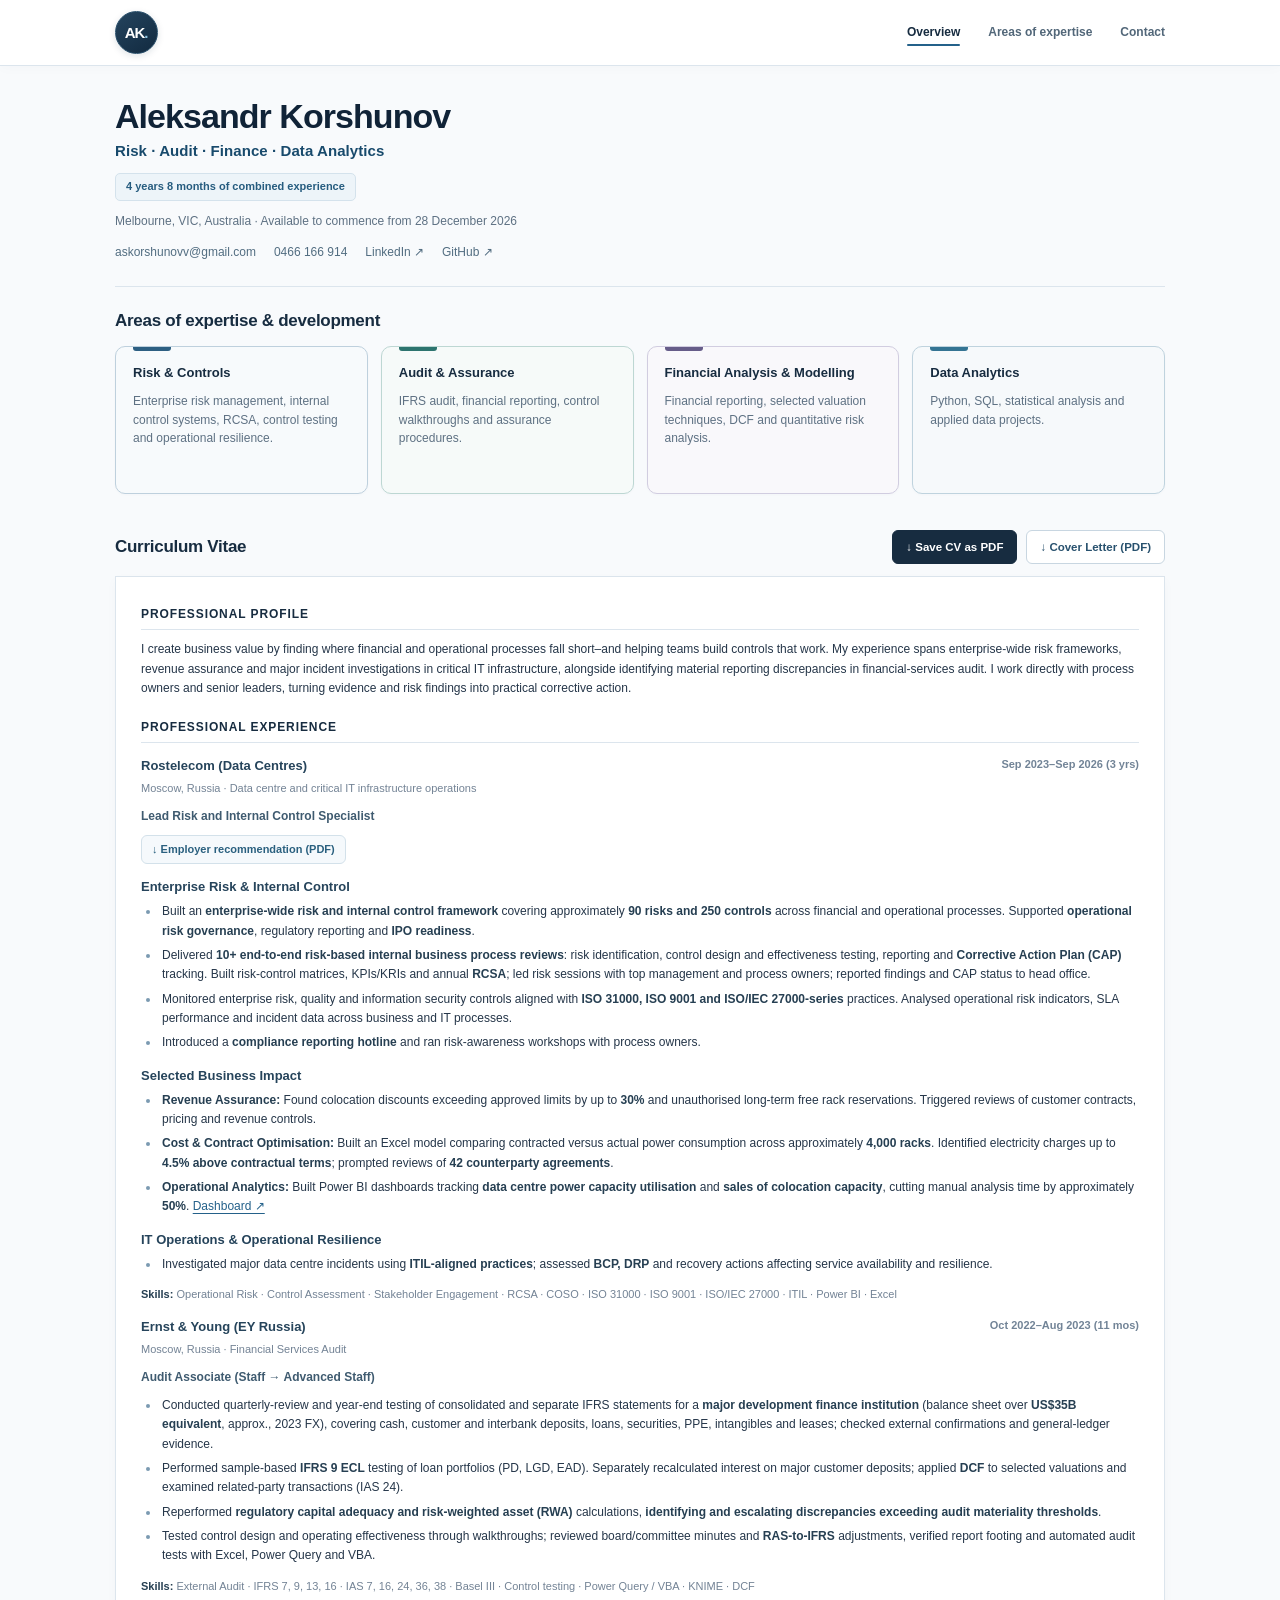
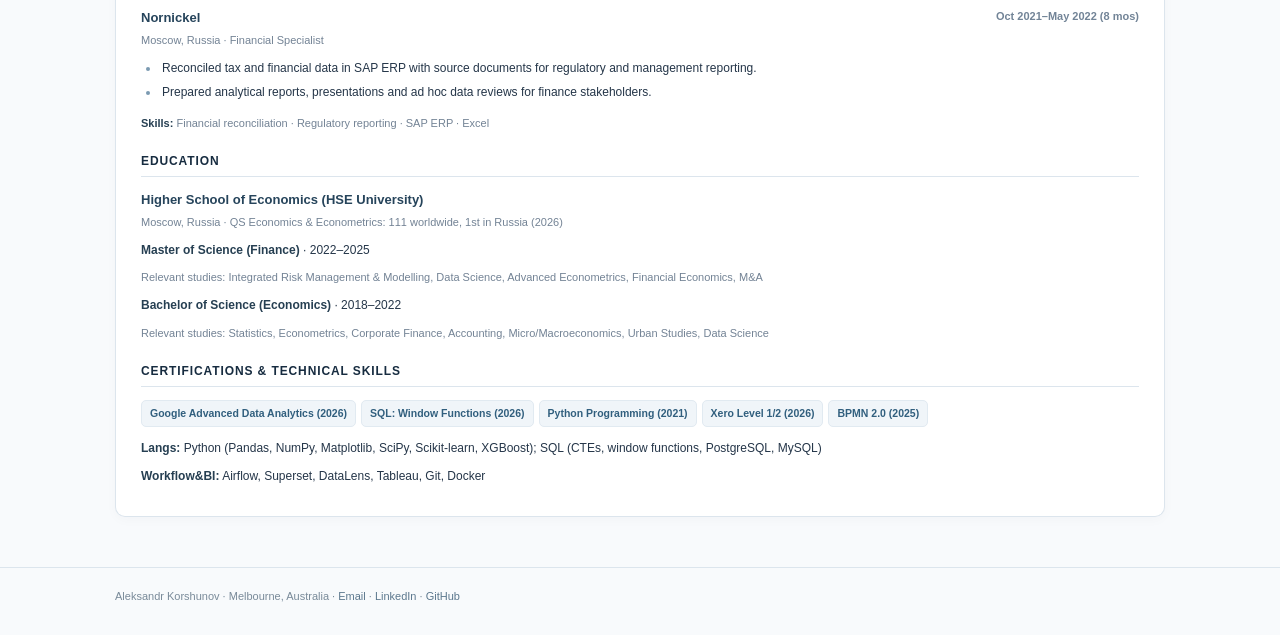
<file: index.html>
<!doctype html><html lang="en"><head><meta charset="utf-8"><meta name="viewport" content="width=device-width,initial-scale=1"><meta name="description" content="Aleksandr Korshunov — Melbourne-based Risk & Controls Analyst with 4 years 8 months of professional experience. Areas of expertise and full CV."><title>Aleksandr Korshunov | Risk & Controls · Audit · Finance · Analytics</title><link rel="stylesheet" href="assets/css/site.css"></head><body>
<header class="header"><div class="wrap nav"><a class="brand brand-emblem" href="./" aria-label="Aleksandr Korshunov — home"><span class="brand-circle" aria-hidden="true">AK<span class="brand-point">.</span></span></a><nav class="navlinks"><a class="active" href="./">Overview</a><a href="#areas">Areas of expertise</a><a href="mailto:askorshunovv@gmail.com">Contact</a></nav></div></header>
<main class="wrap">
<section class="intro"><h1>Aleksandr Korshunov</h1><div class="role">Risk · Audit · Finance · Data Analytics</div><div class="experience-pill">4 years 8 months of combined experience</div><p>Melbourne, VIC, Australia · Available to commence from 28 December 2026</p><div class="meta"><a href="mailto:askorshunovv@gmail.com">askorshunovv@gmail.com</a><a href="tel:+61466166914">0466 166 914</a><a href="https://www.linkedin.com/in/askorshunovv" target="_blank" rel="noopener">LinkedIn ↗</a><a href="https://github.com/nevskoii" target="_blank" rel="noopener">GitHub ↗</a></div></section>
<section class="section" id="areas"><h2>Areas of expertise &amp; development</h2><div class="grid four"><article class="tile area-card" tabindex="0"><h3>Risk &amp; Controls</h3><p>Enterprise risk management, internal control systems, RCSA, control testing and operational resilience.</p><div class="area-pop"><p>Experience in managing and improving risk and internal control frameworks, reviewing business processes, assessing control effectiveness and supporting management and regulatory reporting.</p><a href="expertise/risk-controls/">Read more →</a></div></article>
<article class="tile area-card" tabindex="0"><h3>Audit &amp; Assurance</h3><p>IFRS audit, financial reporting, control walkthroughs and assurance procedures.</p><div class="area-pop"><p>Experience in financial-services external audit, evidence-based testing of financial statements and controls, IFRS 9 ECL sample testing and regulatory capital analysis.</p><a href="expertise/audit-assurance/">Read more →</a></div></article>
<article class="tile area-card" tabindex="0"><h3>Financial Analysis &amp; Modelling</h3><p>Financial reporting, selected valuation techniques, DCF and quantitative risk analysis.</p><div class="area-pop"><p>Experience with financial statement analysis and selected valuation procedures; developing financial forecasting and credit risk modelling skills.</p><a href="expertise/financial-analysis/">Read more →</a></div></article>
<article class="tile area-card" tabindex="0"><h3>Data Analytics</h3><p>Python, SQL, statistical analysis and applied data projects.</p><div class="area-pop"><p>Applied data analysis and statistical modelling, including the Google Advanced Data Analytics capstone.</p><a href="expertise/data-analytics/">Read more →</a></div></article></div></section>
<section class="section" id="cv"><div class="section-heading-actions"><h2>Curriculum Vitae</h2><div class="actions"><a class="button primary" href="assets/CV_Aleksandr_Korshunov.pdf" download>↓ Save CV as PDF</a><a class="button" href="assets/Aleksandr_Korshunov_Cover_Letter.pdf" download>↓ Cover Letter (PDF)</a></div></div>
<article class="resume"><h2>Professional Profile</h2><p>I create business value by finding where financial and operational processes fall short–and helping teams build controls that work. My experience spans enterprise-wide risk frameworks, revenue assurance and major incident investigations in critical IT infrastructure, alongside identifying material reporting discrepancies in financial-services audit. I work directly with process owners and senior leaders, turning evidence and risk findings into practical corrective action.</p>
<h2>Professional Experience</h2><div id="rostelecom"><h3>Rostelecom (Data Centres) <span class="period">Sep 2023–Sep 2026 (3 yrs)</span></h3><p class="small">Moscow, Russia · Data centre and critical IT infrastructure operations</p><p><em>Lead Risk and Internal Control Specialist</em></p><div class="reference-action"><a class="button ref-button" id="recommendation-download" href="assets/Recc_Letter_Aleksandr_Korshunov.pdf" download aria-label="Download signed employer recommendation PDF">↓ Employer recommendation (PDF)</a></div><h3>Enterprise Risk & Internal Control</h3><ul>
<li>Built an <strong>enterprise-wide risk and internal control framework</strong> covering approximately <strong>90 risks and 250 controls</strong> across financial and operational processes. Supported <strong>operational risk governance</strong>, regulatory reporting and <strong>IPO readiness</strong>.</li>
<li>Delivered <strong>10+ end-to-end risk-based internal business process reviews</strong>: risk identification, control design and effectiveness testing, reporting and <strong>Corrective Action Plan (CAP)</strong> tracking. Built risk-control matrices, KPIs/KRIs and annual <strong>RCSA</strong>; led risk sessions with top management and process owners; reported findings and CAP status to head office.</li>
<li>Monitored enterprise risk, quality and information security controls aligned with <strong>ISO 31000, ISO 9001 and ISO/IEC 27000-series</strong> practices. Analysed operational risk indicators, SLA performance and incident data across business and IT processes.</li>
<li>Introduced a <strong>compliance reporting hotline</strong> and ran risk-awareness workshops with process owners.</li></ul>
<h3>Selected Business Impact</h3><ul><li><strong>Revenue Assurance:</strong> Found colocation discounts exceeding approved limits by up to <strong>30%</strong> and unauthorised long-term free rack reservations. Triggered reviews of customer contracts, pricing and revenue controls.</li>
<li><strong>Cost & Contract Optimisation:</strong> Built an Excel model comparing contracted versus actual power consumption across approximately <strong>4,000 racks</strong>. Identified electricity charges up to <strong>4.5% above contractual terms</strong>; prompted reviews of <strong>42 counterparty agreements</strong>.</li>
<li><strong>Operational Analytics:</strong> Built Power BI dashboards tracking <strong>data centre power capacity utilisation</strong> and <strong>sales of colocation capacity</strong>, cutting manual analysis time by approximately <strong>50%</strong>. <a href="https://nevskoii.github.io/monitoring_dashboards_dc/">Dashboard ↗</a></li></ul>
<h3>IT Operations & Operational Resilience</h3><ul><li>Investigated major data centre incidents using <strong>ITIL-aligned practices</strong>; assessed <strong>BCP, DRP</strong> and recovery actions affecting service availability and resilience.</li></ul><p class="small"><strong>Skills:</strong> Operational Risk · Control Assessment · Stakeholder Engagement · RCSA · COSO · ISO 31000 · ISO 9001 · ISO/IEC 27000 · ITIL · Power BI · Excel</p></div>
<div id="ey"><h3>Ernst & Young (EY Russia) <span class="period">Oct 2022–Aug 2023 (11 mos)</span></h3><p class="small">Moscow, Russia · Financial Services Audit</p><p><em>Audit Associate (Staff → Advanced Staff)</em></p><ul>
<li>Conducted quarterly-review and year-end testing of consolidated and separate IFRS statements for a <strong>major development finance institution</strong> (balance sheet over <strong>US$35B equivalent</strong>, approx., 2023 FX), covering cash, customer and interbank deposits, loans, securities, PPE, intangibles and leases; checked external confirmations and general-ledger evidence.</li>
<li>Performed sample-based <strong>IFRS 9 ECL</strong> testing of loan portfolios (PD, LGD, EAD). Separately recalculated interest on major customer deposits; applied <strong>DCF</strong> to selected valuations and examined related-party transactions (IAS 24).</li>
<li>Reperformed <strong>regulatory capital adequacy and risk-weighted asset (RWA)</strong> calculations, <strong>identifying and escalating discrepancies exceeding audit materiality thresholds</strong>.</li>
<li>Tested control design and operating effectiveness through walkthroughs; reviewed board/committee minutes and <strong>RAS-to-IFRS</strong> adjustments, verified report footing and automated audit tests with Excel, Power Query and VBA.</li></ul><p class="small"><strong>Skills:</strong> External Audit · IFRS 7, 9, 13, 16 · IAS 7, 16, 24, 36, 38 · Basel III · Control testing · Power Query / VBA · KNIME · DCF</p></div>
<div><h3>Nornickel <span class="period">Oct 2021–May 2022 (8 mos)</span></h3><p class="small">Moscow, Russia · Financial Specialist</p><ul><li>Reconciled tax and financial data in SAP ERP with source documents for regulatory and management reporting.</li><li>Prepared analytical reports, presentations and ad hoc data reviews for finance stakeholders.</li></ul><p class="small"><strong>Skills:</strong> Financial reconciliation · Regulatory reporting · SAP ERP · Excel</p></div>
<h2>Education</h2><h3>Higher School of Economics (HSE University)</h3><p class="small">Moscow, Russia · QS Economics & Econometrics: 111 worldwide, 1st in Russia (2026)</p><p><strong>Master of Science (Finance)</strong> · 2022–2025</p><p class="small">Relevant studies: Integrated Risk Management &amp; Modelling, Data Science, Advanced Econometrics, Financial Economics, M&amp;A</p><p><strong>Bachelor of Science (Economics)</strong> · 2018–2022</p><p class="small">Relevant studies: Statistics, Econometrics, Corporate Finance, Accounting, Micro/Macroeconomics, Urban Studies, Data Science</p><h2>Certifications & Technical Skills</h2><p><span class="pill">Google Advanced Data Analytics (2026)</span><span class="pill">SQL: Window Functions (2026)</span><span class="pill">Python Programming (2021)</span><span class="pill">Xero Level 1/2 (2026)</span><span class="pill">BPMN 2.0 (2025)</span></p><p><strong>Langs:</strong> Python (Pandas, NumPy, Matplotlib, SciPy, Scikit-learn, XGBoost); SQL (CTEs, window functions, PostgreSQL, MySQL)</p><p><strong>Workflow&amp;BI:</strong> Airflow, Superset, DataLens, Tableau, Git, Docker</p>
</article></section></main>
<footer class="footer"><div class="wrap">Aleksandr Korshunov · Melbourne, Australia · <a href="mailto:askorshunovv@gmail.com">Email</a> · <a href="https://www.linkedin.com/in/askorshunovv">LinkedIn</a> · <a href="https://github.com/nevskoii">GitHub</a></div></footer>
<script>
const cards = [...document.querySelectorAll('.area-card')];
const isTouch = () => window.matchMedia('(hover: none), (pointer: coarse)').matches;
function closeAll() {cards.forEach(card=>card.classList.remove('is-open'));}
cards.forEach(card=>{
  card.addEventListener('pointerleave',()=>{if(!isTouch())card.classList.remove('is-open')});
  card.addEventListener('keydown',event=>{if((event.key==='Enter'||event.key===' ')&&event.target===card){event.preventDefault();const wasOpen=card.classList.contains('is-open');closeAll();if(!wasOpen)card.classList.add('is-open')}});
  card.addEventListener('click',event=>{
    if(!isTouch() || event.target.closest('a')) return;
    const alreadyOpen=card.classList.contains('is-open');
    closeAll();
    if(!alreadyOpen)card.classList.add('is-open');
  });
});
document.addEventListener('pointerdown',event=>{if(!event.target.closest('.area-card'))closeAll()});
document.addEventListener('keydown',event=>{if(event.key==='Escape')closeAll()});
</script></body></html>
</file>
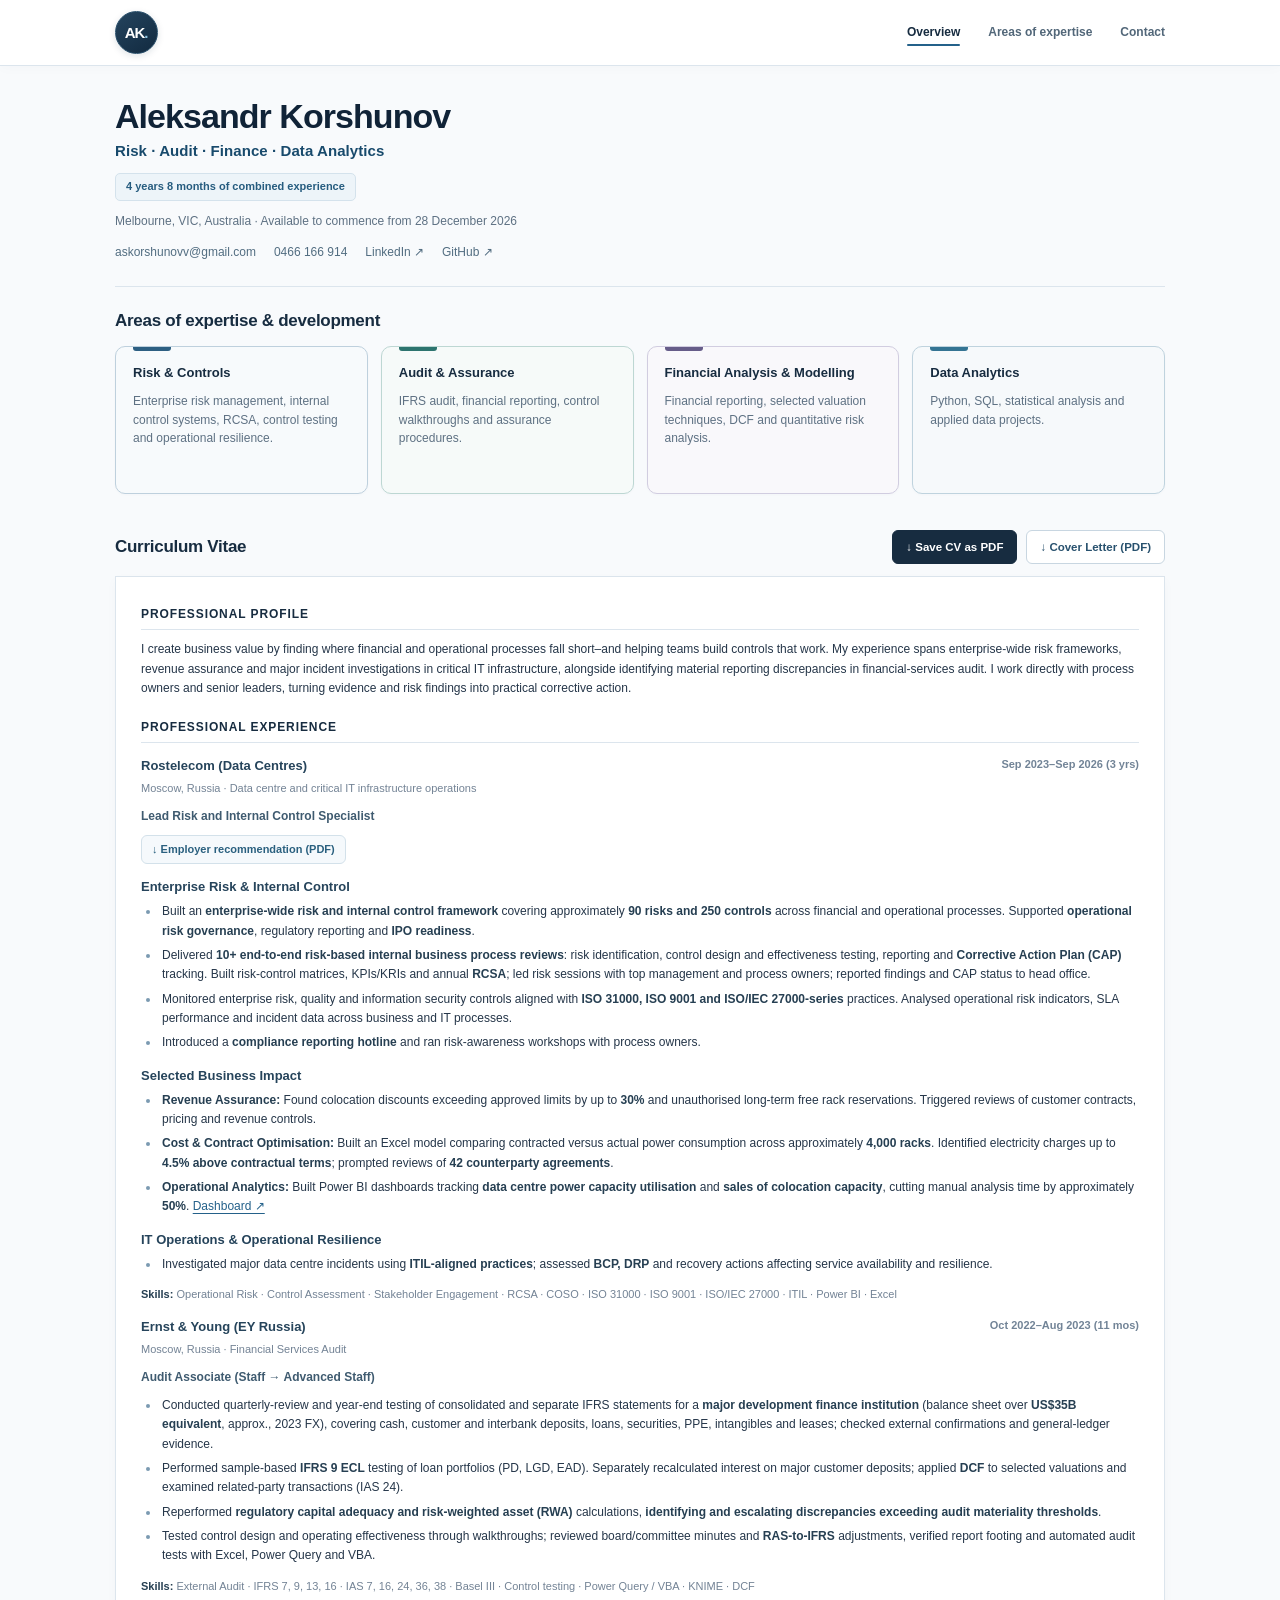
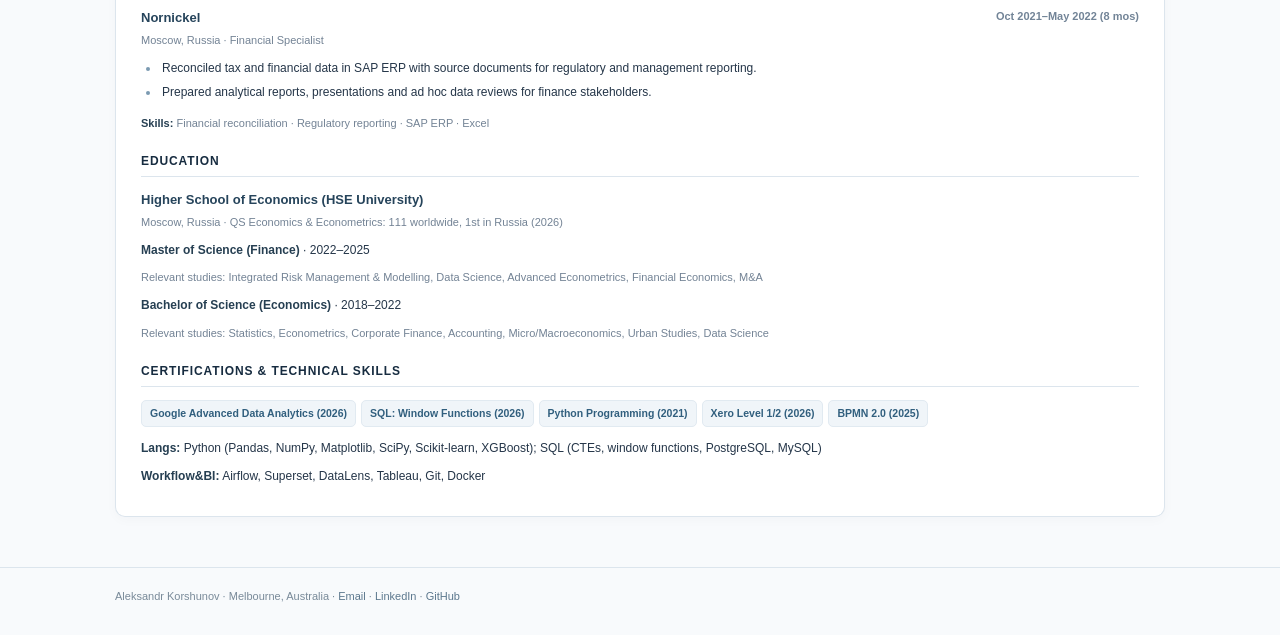
<file: about/index.html>
<!doctype html><html lang="en"><head><meta charset="utf-8"><meta name="viewport" content="width=device-width,initial-scale=1"><meta http-equiv="refresh" content="0;url=../"><title>Overview | Aleksandr Korshunov</title><script>location.replace('../')</script></head><body><p>Continue to <a href="../">the portfolio</a>.</p></body></html>
</file>
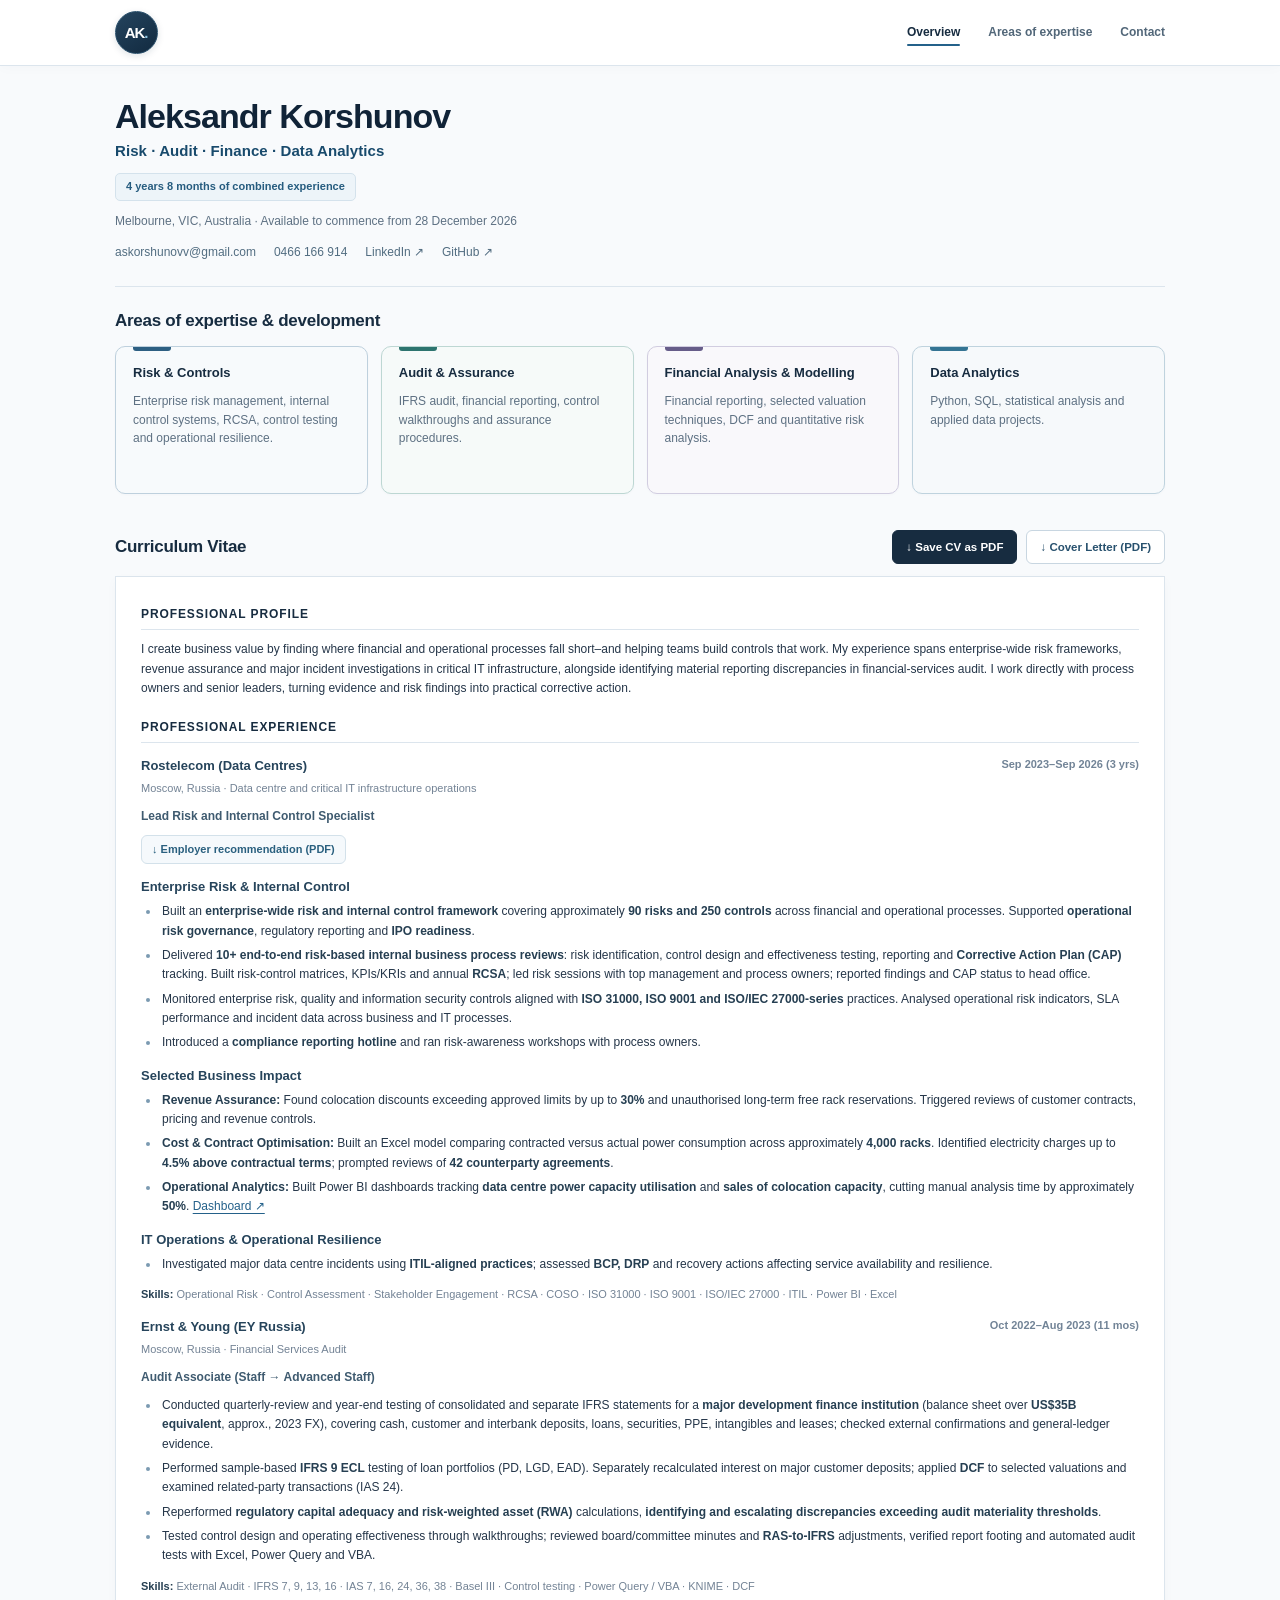
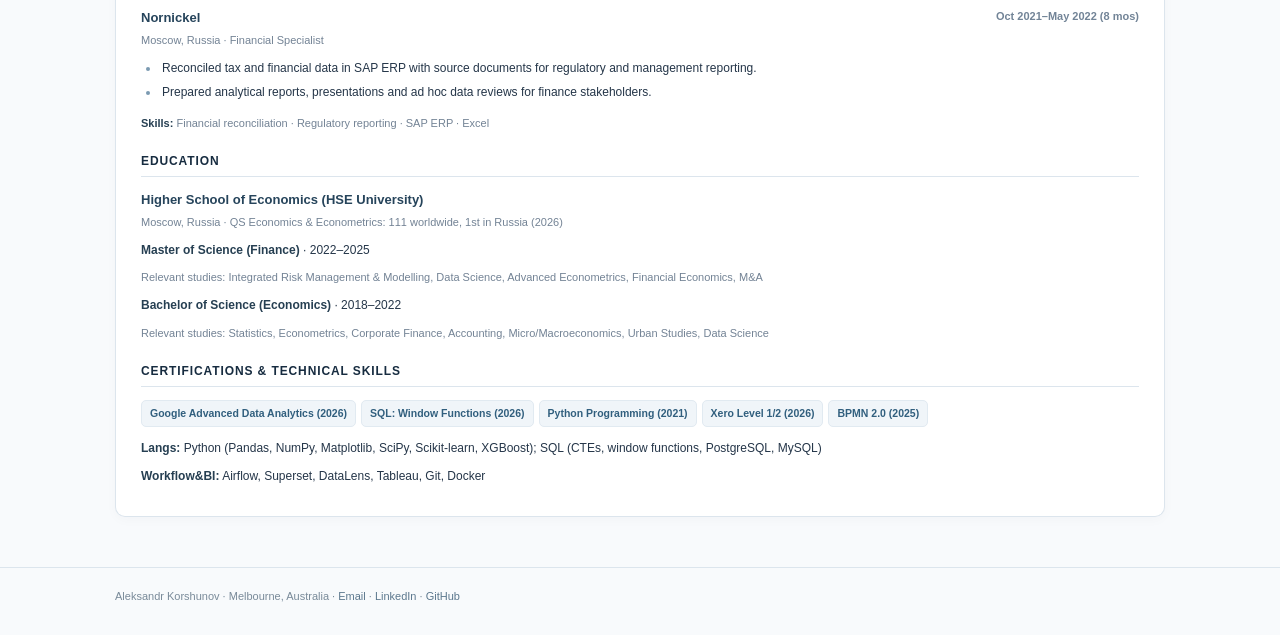
<file: cv/index.html>
<!doctype html><html lang="en"><head><meta charset="utf-8"><meta name="viewport" content="width=device-width,initial-scale=1"><meta http-equiv="refresh" content="0;url=../#cv"><link rel="canonical" href="https://nevskoii.github.io/career-portfolio/#cv"><title>CV | Aleksandr Korshunov</title><script>location.replace('../#cv')</script></head><body><p>The CV is on the <a href="../#cv">main portfolio page</a>.</p></body></html>
</file>
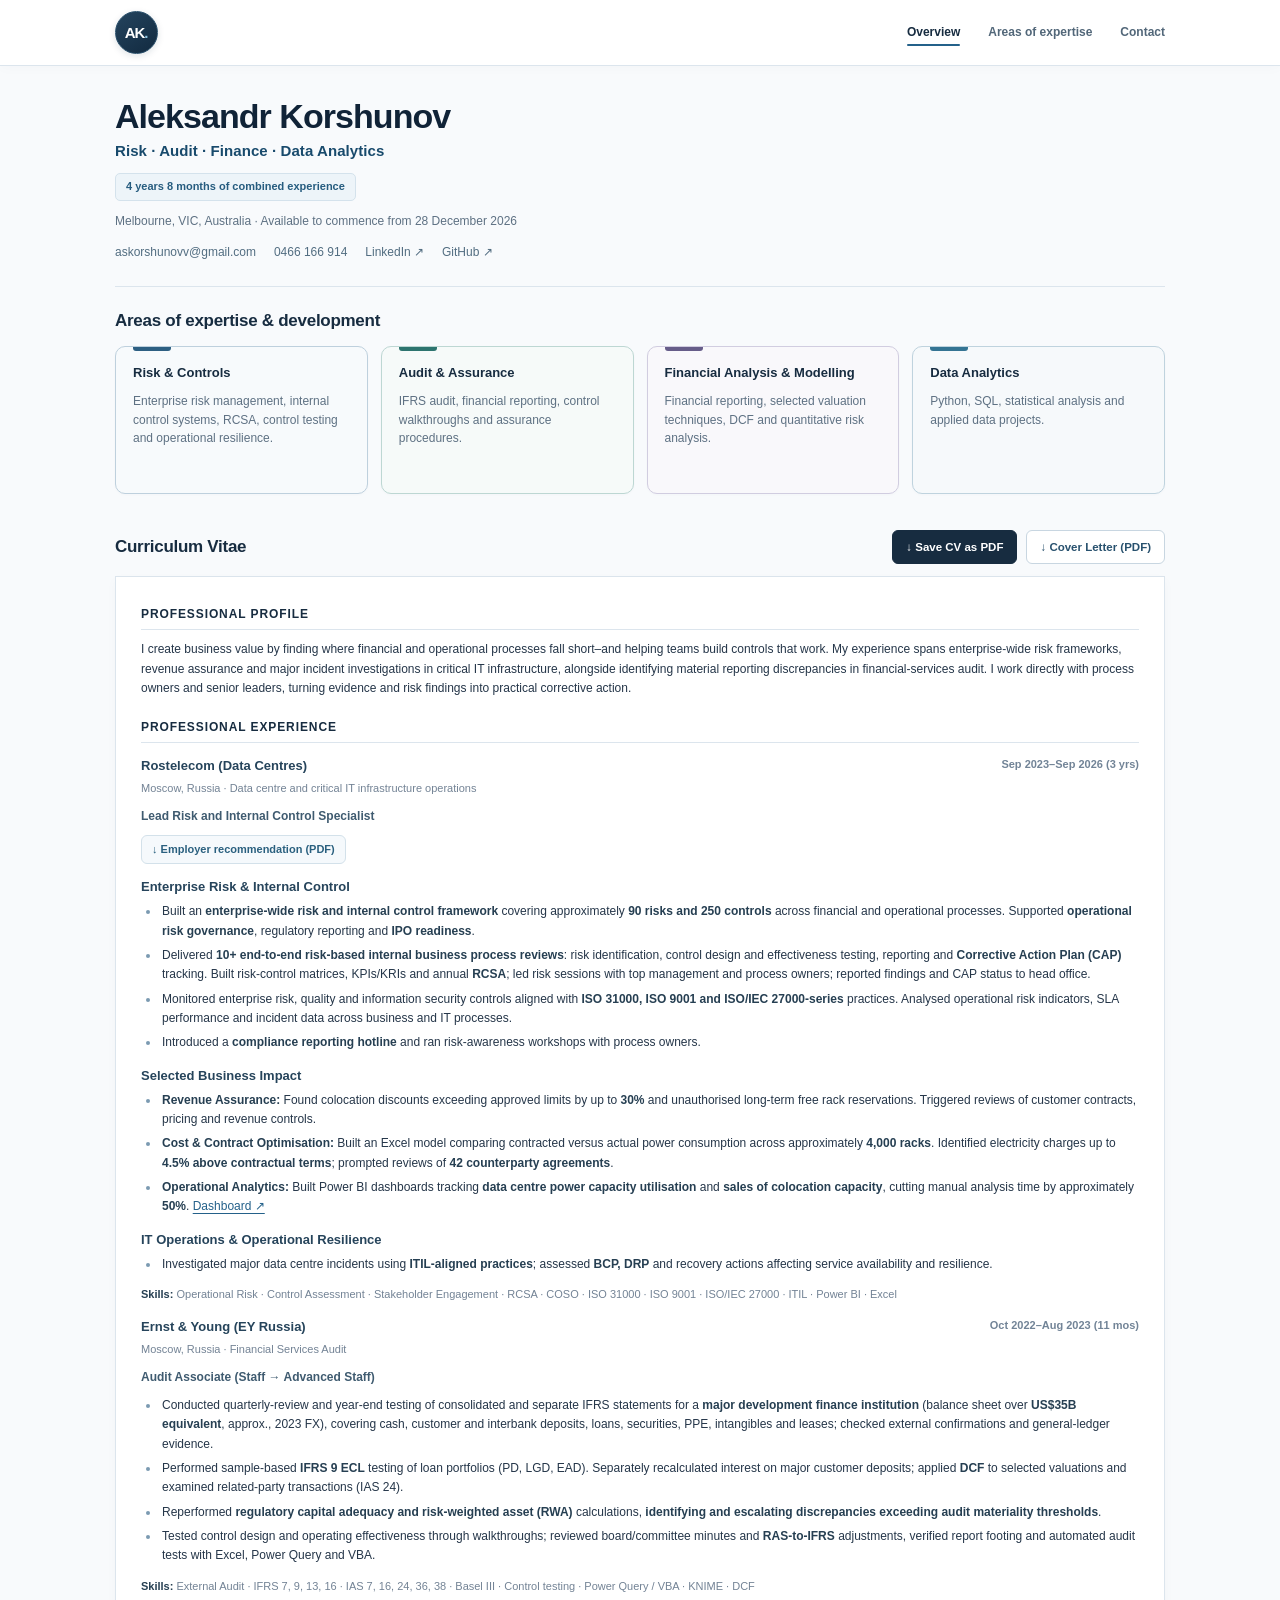
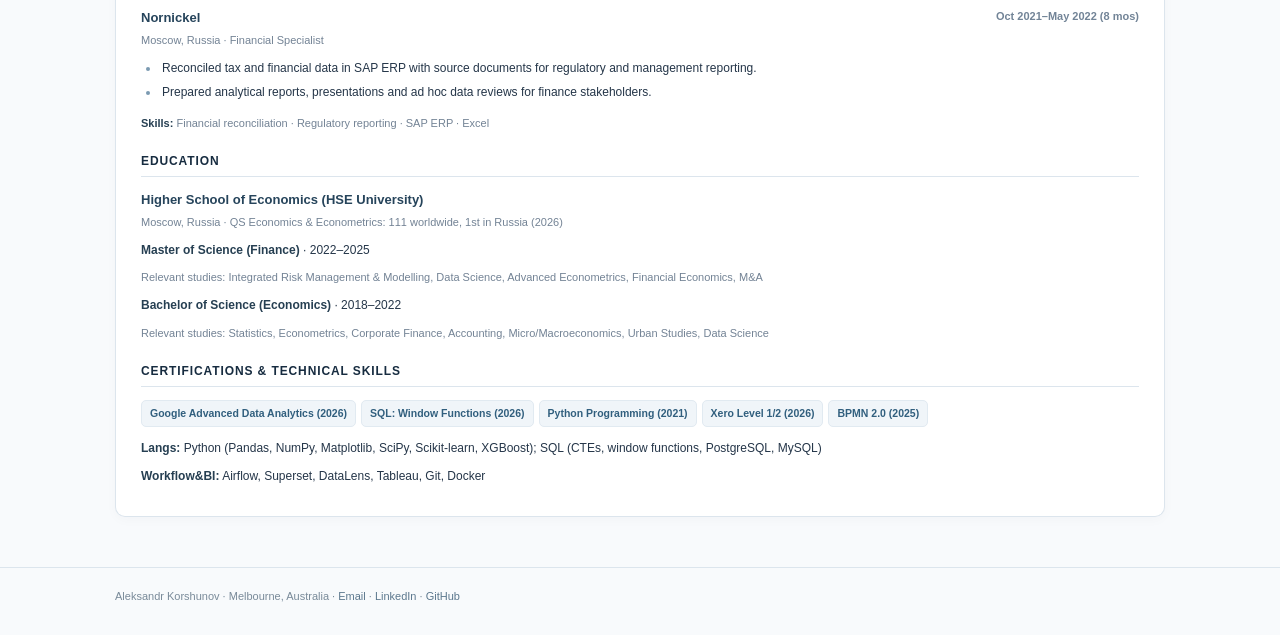
<file: expertise/index.html>
<!doctype html><html lang="en"><head><meta charset="utf-8"><meta name="viewport" content="width=device-width,initial-scale=1"><meta http-equiv="refresh" content="0;url=../#areas"><title>Areas of expertise | Aleksandr Korshunov</title><script>location.replace('../#areas')</script></head><body><p>Continue to <a href="../#areas">the portfolio</a>.</p></body></html>
</file>
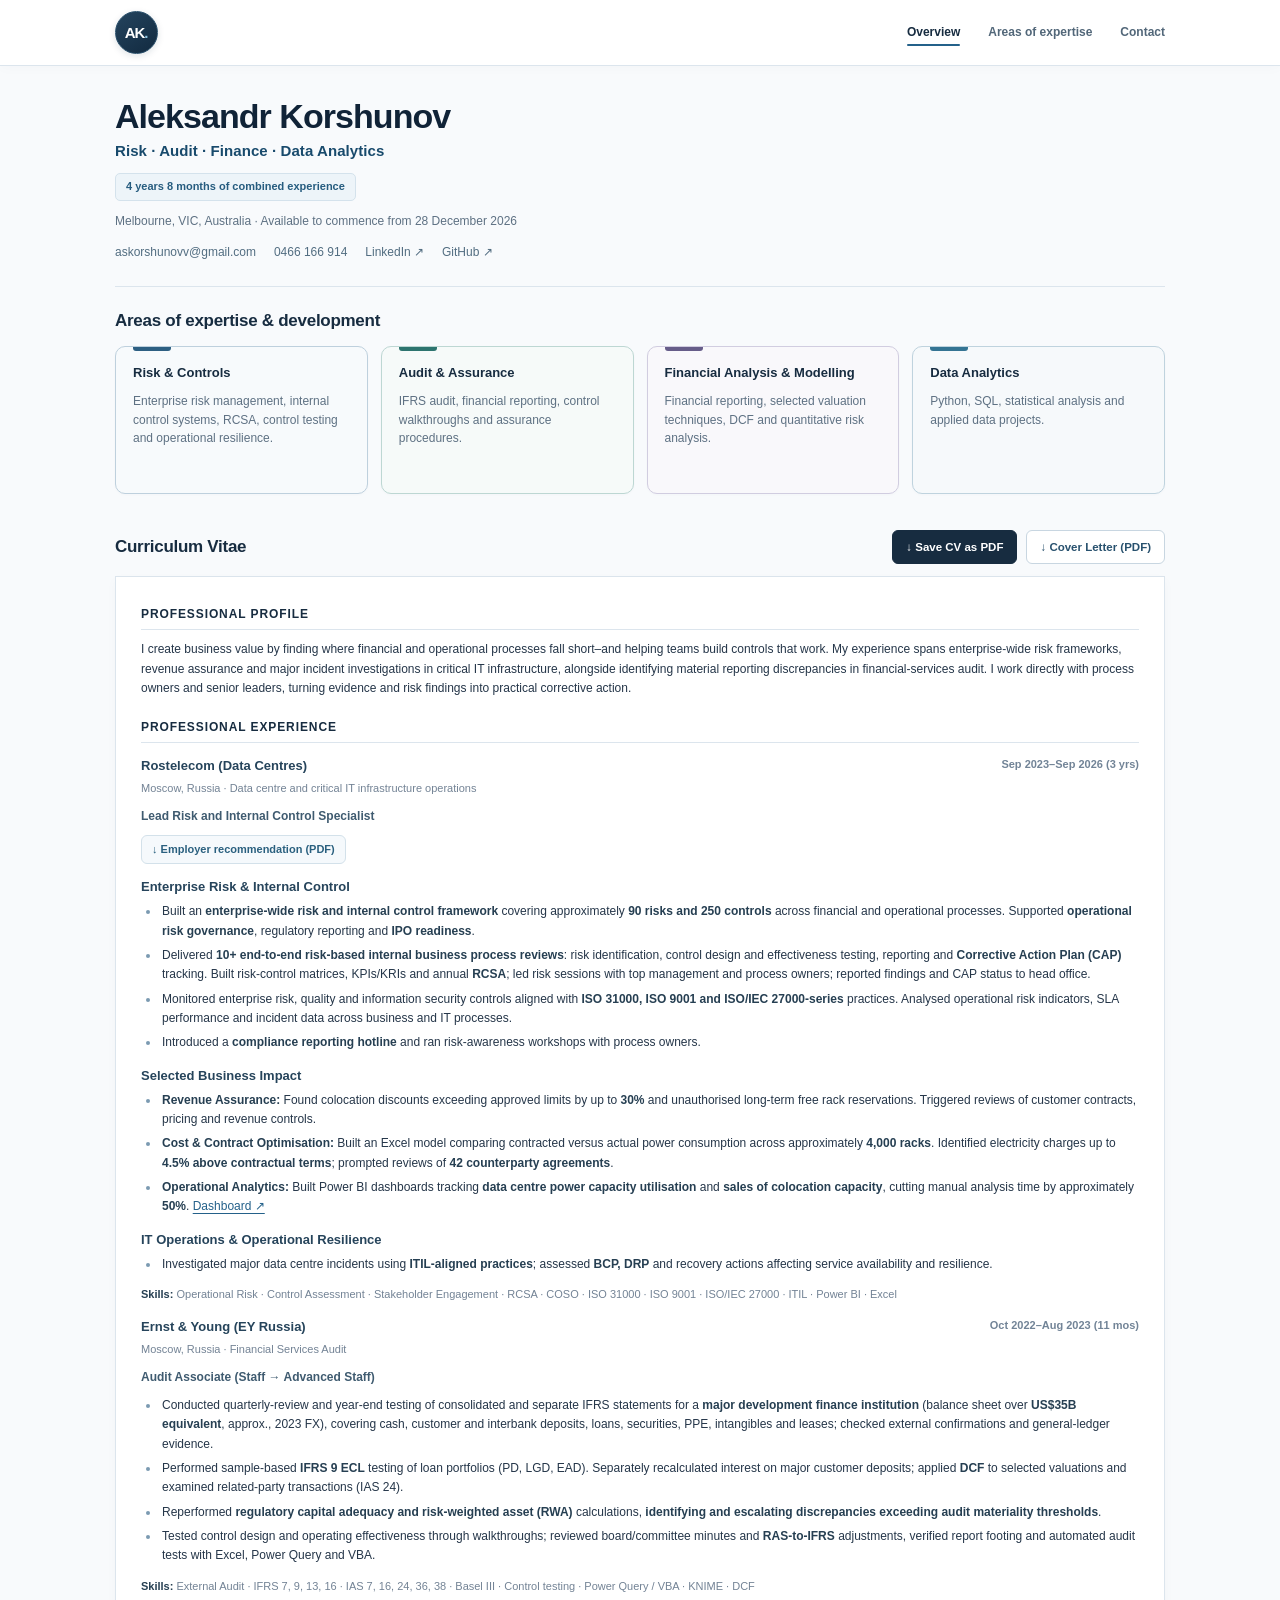
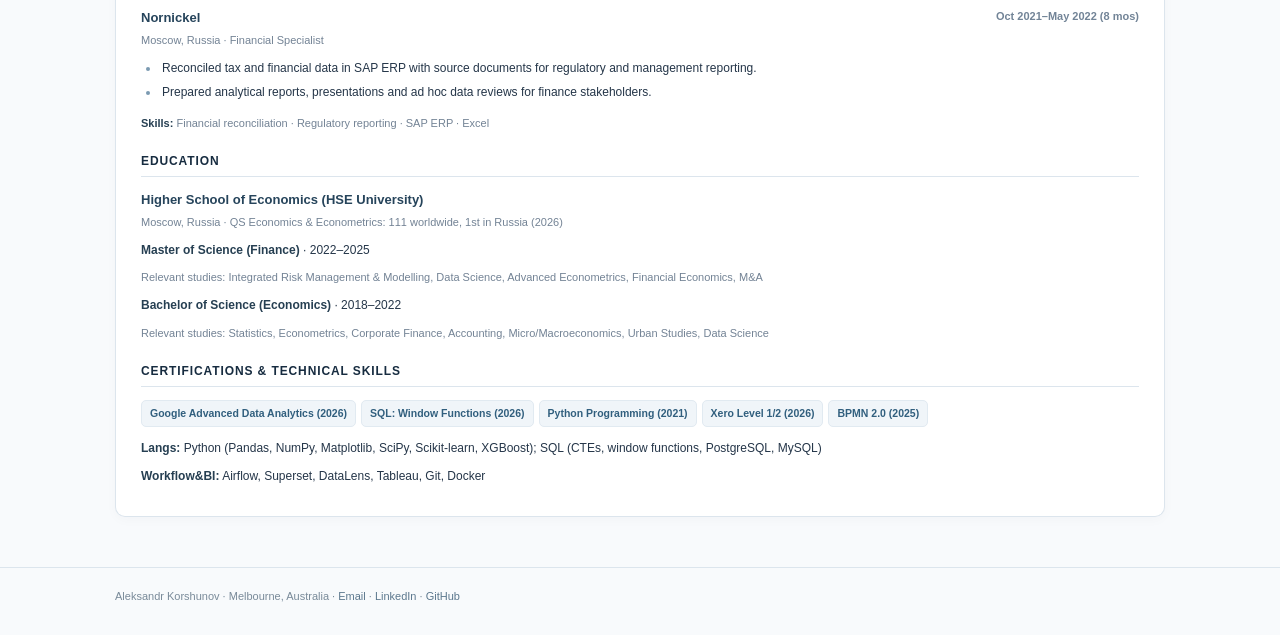
<file: projects/index.html>
<!doctype html><html lang="en"><head><meta charset="utf-8"><meta name="viewport" content="width=device-width,initial-scale=1"><meta http-equiv="refresh" content="0;url=../#areas"><title>Projects and notes | Aleksandr Korshunov</title><script>location.replace('../#areas')</script></head><body><p>Continue to <a href="../#areas">the portfolio</a>.</p></body></html>
</file>
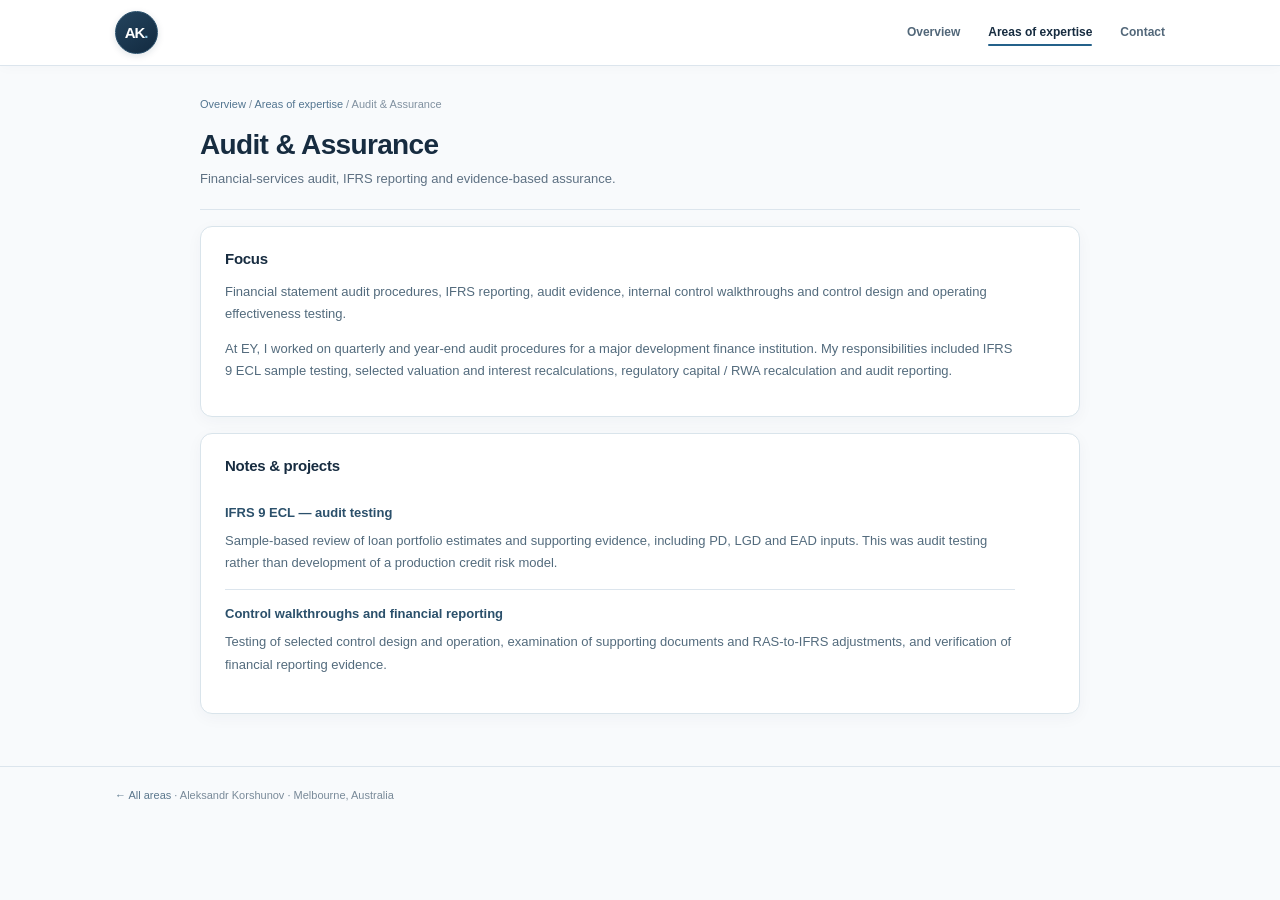
<file: expertise/audit-assurance/index.html>
<!doctype html><html lang="en"><head><meta charset="utf-8"><meta name="viewport" content="width=device-width,initial-scale=1"><meta name="description" content="Audit & Assurance — professional notes and selected projects by Aleksandr Korshunov."><title>Audit & Assurance | Aleksandr Korshunov</title><link rel="stylesheet" href="../../assets/css/site.css"></head><body><header class="header"><div class="wrap nav"><a class="brand brand-emblem" href="../../" aria-label="Aleksandr Korshunov — home"><span class="brand-circle" aria-hidden="true">AK<span class="brand-point">.</span></span></a><nav class="navlinks"><a href="../../">Overview</a><a class="active" href="../../#areas">Areas of expertise</a><a href="mailto:askorshunovv@gmail.com">Contact</a></nav></div></header><main class="wrap notes-page"><section class="pagehead"><div class="breadcrumb"><a href="../../">Overview</a> / <a href="../../#areas">Areas of expertise</a> / Audit &amp; Assurance</div><h1>Audit &amp; Assurance</h1><p>Financial-services audit, IFRS reporting and evidence-based assurance.</p></section><section class="section note-section"><h2>Focus</h2><p>Financial statement audit procedures, IFRS reporting, audit evidence, internal control walkthroughs and control design and operating effectiveness testing.</p><p>At EY, I worked on quarterly and year-end audit procedures for a major development finance institution. My responsibilities included IFRS 9 ECL sample testing, selected valuation and interest recalculations, regulatory capital / RWA recalculation and audit reporting.</p></section><section class="section note-section"><h2>Notes & projects</h2><article class="note-entry"><h3>IFRS 9 ECL — audit testing</h3><p>Sample-based review of loan portfolio estimates and supporting evidence, including PD, LGD and EAD inputs. This was audit testing rather than development of a production credit risk model.</p></article><article class="note-entry"><h3>Control walkthroughs and financial reporting</h3><p>Testing of selected control design and operation, examination of supporting documents and RAS-to-IFRS adjustments, and verification of financial reporting evidence.</p></article></section></main><footer class="footer"><div class="wrap"><a href="../../#areas">← All areas</a> · Aleksandr Korshunov · Melbourne, Australia</div></footer></body></html>
</file>
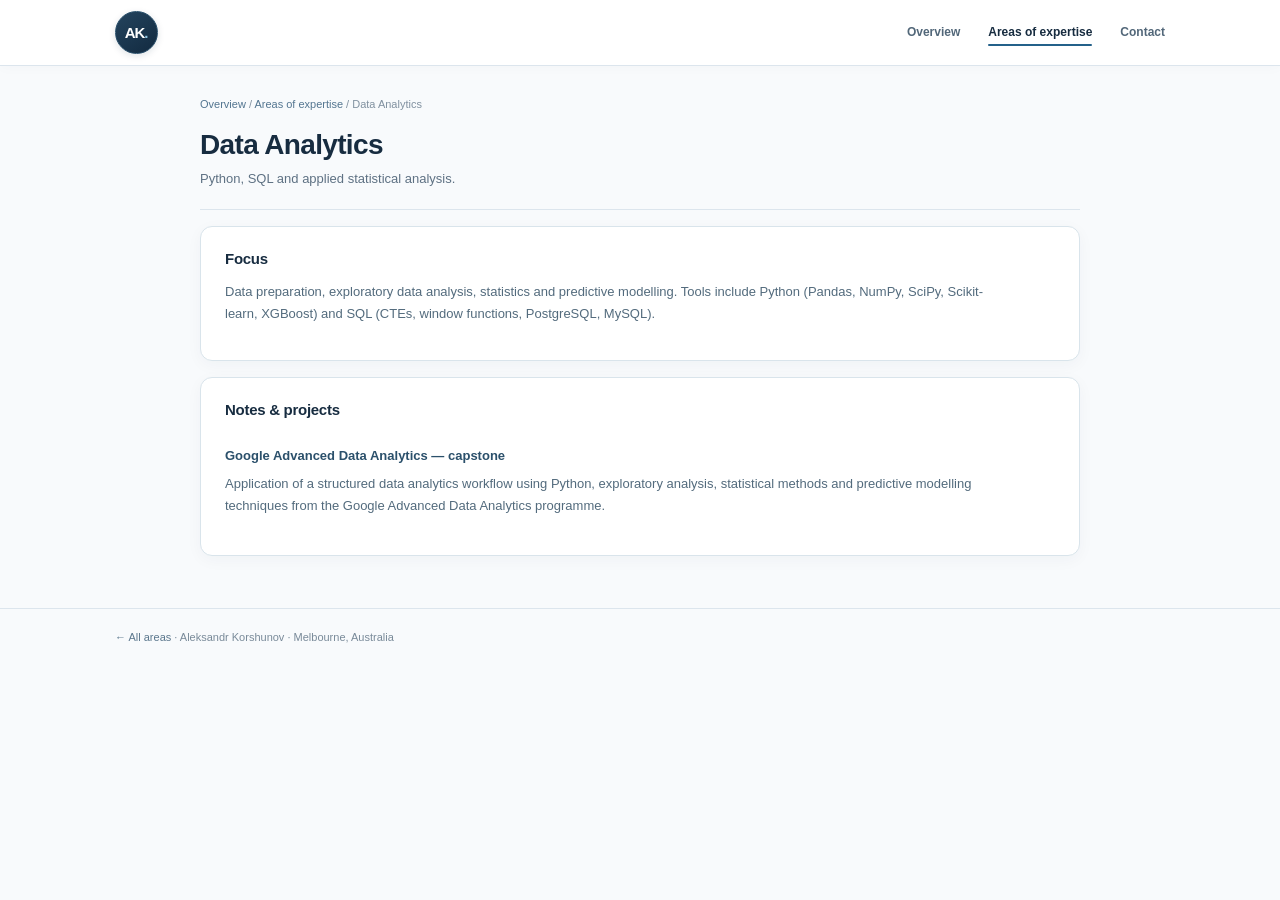
<file: expertise/data-analytics/index.html>
<!doctype html><html lang="en"><head><meta charset="utf-8"><meta name="viewport" content="width=device-width,initial-scale=1"><meta name="description" content="Data Analytics — professional notes and selected projects by Aleksandr Korshunov."><title>Data Analytics | Aleksandr Korshunov</title><link rel="stylesheet" href="../../assets/css/site.css"></head><body><header class="header"><div class="wrap nav"><a class="brand brand-emblem" href="../../" aria-label="Aleksandr Korshunov — home"><span class="brand-circle" aria-hidden="true">AK<span class="brand-point">.</span></span></a><nav class="navlinks"><a href="../../">Overview</a><a class="active" href="../../#areas">Areas of expertise</a><a href="mailto:askorshunovv@gmail.com">Contact</a></nav></div></header><main class="wrap notes-page"><section class="pagehead"><div class="breadcrumb"><a href="../../">Overview</a> / <a href="../../#areas">Areas of expertise</a> / Data Analytics</div><h1>Data Analytics</h1><p>Python, SQL and applied statistical analysis.</p></section><section class="section note-section"><h2>Focus</h2><p>Data preparation, exploratory data analysis, statistics and predictive modelling. Tools include Python (Pandas, NumPy, SciPy, Scikit-learn, XGBoost) and SQL (CTEs, window functions, PostgreSQL, MySQL).</p></section><section class="section note-section"><h2>Notes & projects</h2><article class="note-entry"><h3>Google Advanced Data Analytics — capstone</h3><p>Application of a structured data analytics workflow using Python, exploratory analysis, statistical methods and predictive modelling techniques from the Google Advanced Data Analytics programme.</p></article></section></main><footer class="footer"><div class="wrap"><a href="../../#areas">← All areas</a> · Aleksandr Korshunov · Melbourne, Australia</div></footer></body></html>
</file>
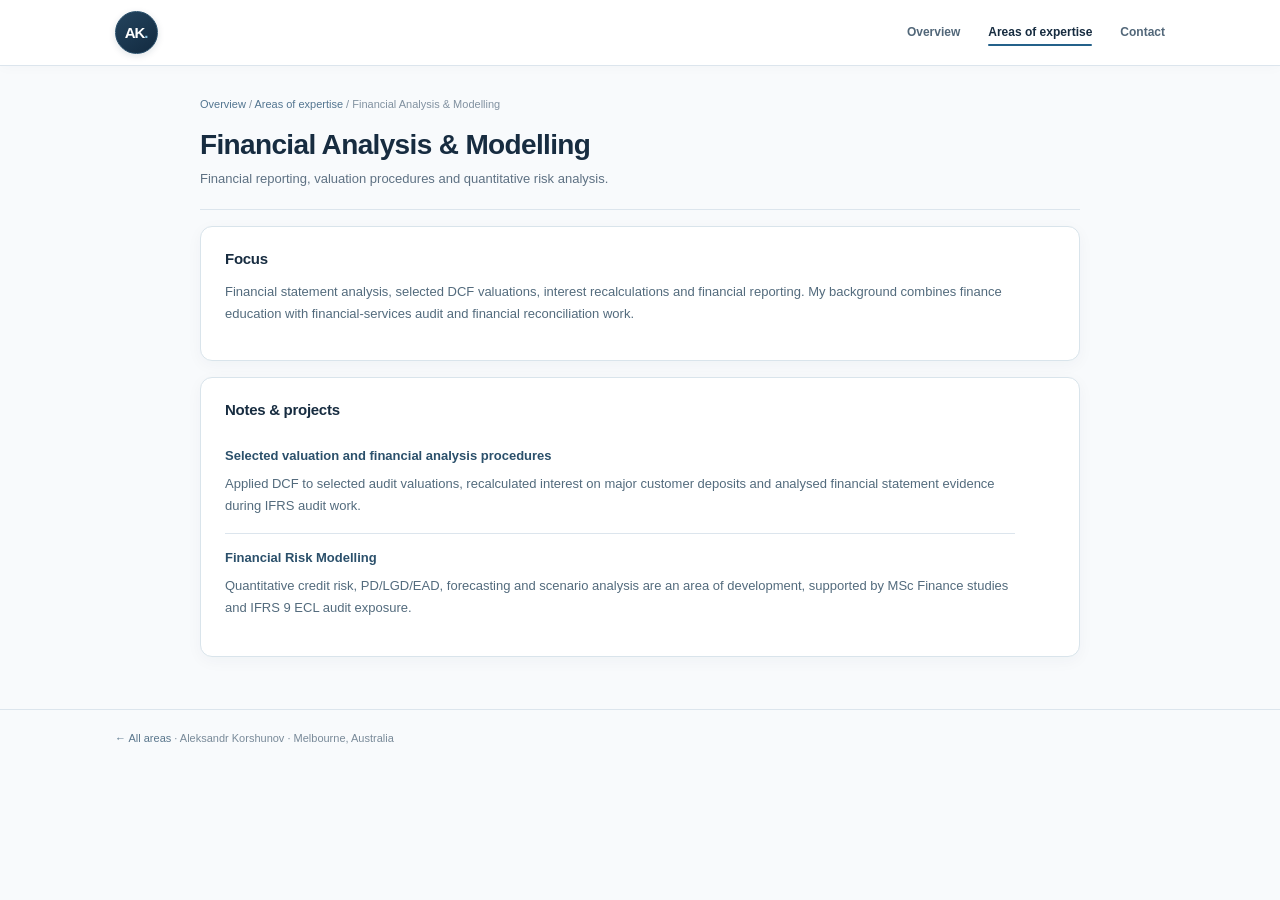
<file: expertise/financial-analysis/index.html>
<!doctype html><html lang="en"><head><meta charset="utf-8"><meta name="viewport" content="width=device-width,initial-scale=1"><meta name="description" content="Financial Analysis & Modelling — professional notes and selected projects by Aleksandr Korshunov."><title>Financial Analysis & Modelling | Aleksandr Korshunov</title><link rel="stylesheet" href="../../assets/css/site.css"></head><body><header class="header"><div class="wrap nav"><a class="brand brand-emblem" href="../../" aria-label="Aleksandr Korshunov — home"><span class="brand-circle" aria-hidden="true">AK<span class="brand-point">.</span></span></a><nav class="navlinks"><a href="../../">Overview</a><a class="active" href="../../#areas">Areas of expertise</a><a href="mailto:askorshunovv@gmail.com">Contact</a></nav></div></header><main class="wrap notes-page"><section class="pagehead"><div class="breadcrumb"><a href="../../">Overview</a> / <a href="../../#areas">Areas of expertise</a> / Financial Analysis &amp; Modelling</div><h1>Financial Analysis &amp; Modelling</h1><p>Financial reporting, valuation procedures and quantitative risk analysis.</p></section><section class="section note-section"><h2>Focus</h2><p>Financial statement analysis, selected DCF valuations, interest recalculations and financial reporting. My background combines finance education with financial-services audit and financial reconciliation work.</p></section><section class="section note-section"><h2>Notes & projects</h2><article class="note-entry"><h3>Selected valuation and financial analysis procedures</h3><p>Applied DCF to selected audit valuations, recalculated interest on major customer deposits and analysed financial statement evidence during IFRS audit work.</p></article><article class="note-entry" id="financial-risk"><h3>Financial Risk Modelling</h3><p>Quantitative credit risk, PD/LGD/EAD, forecasting and scenario analysis are an area of development, supported by MSc Finance studies and IFRS 9 ECL audit exposure.</p></article></section></main><footer class="footer"><div class="wrap"><a href="../../#areas">← All areas</a> · Aleksandr Korshunov · Melbourne, Australia</div></footer></body></html>
</file>
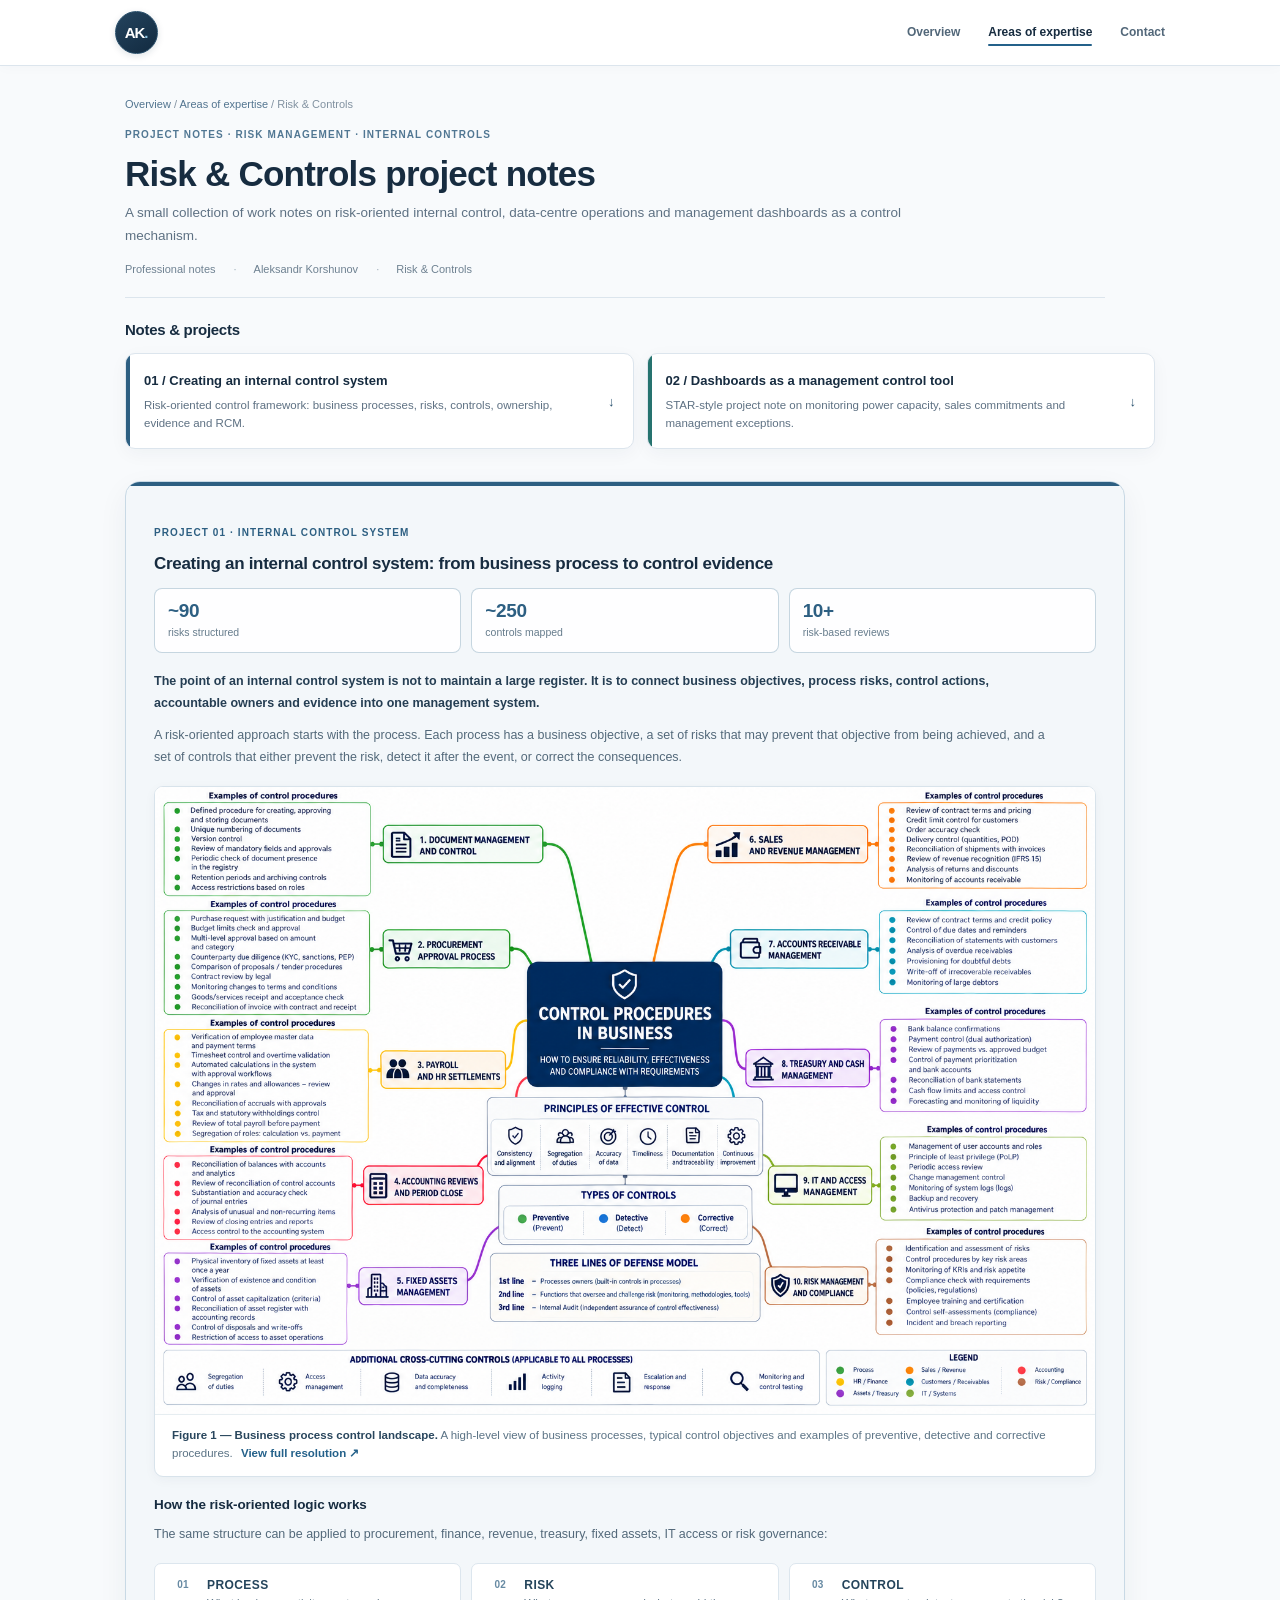
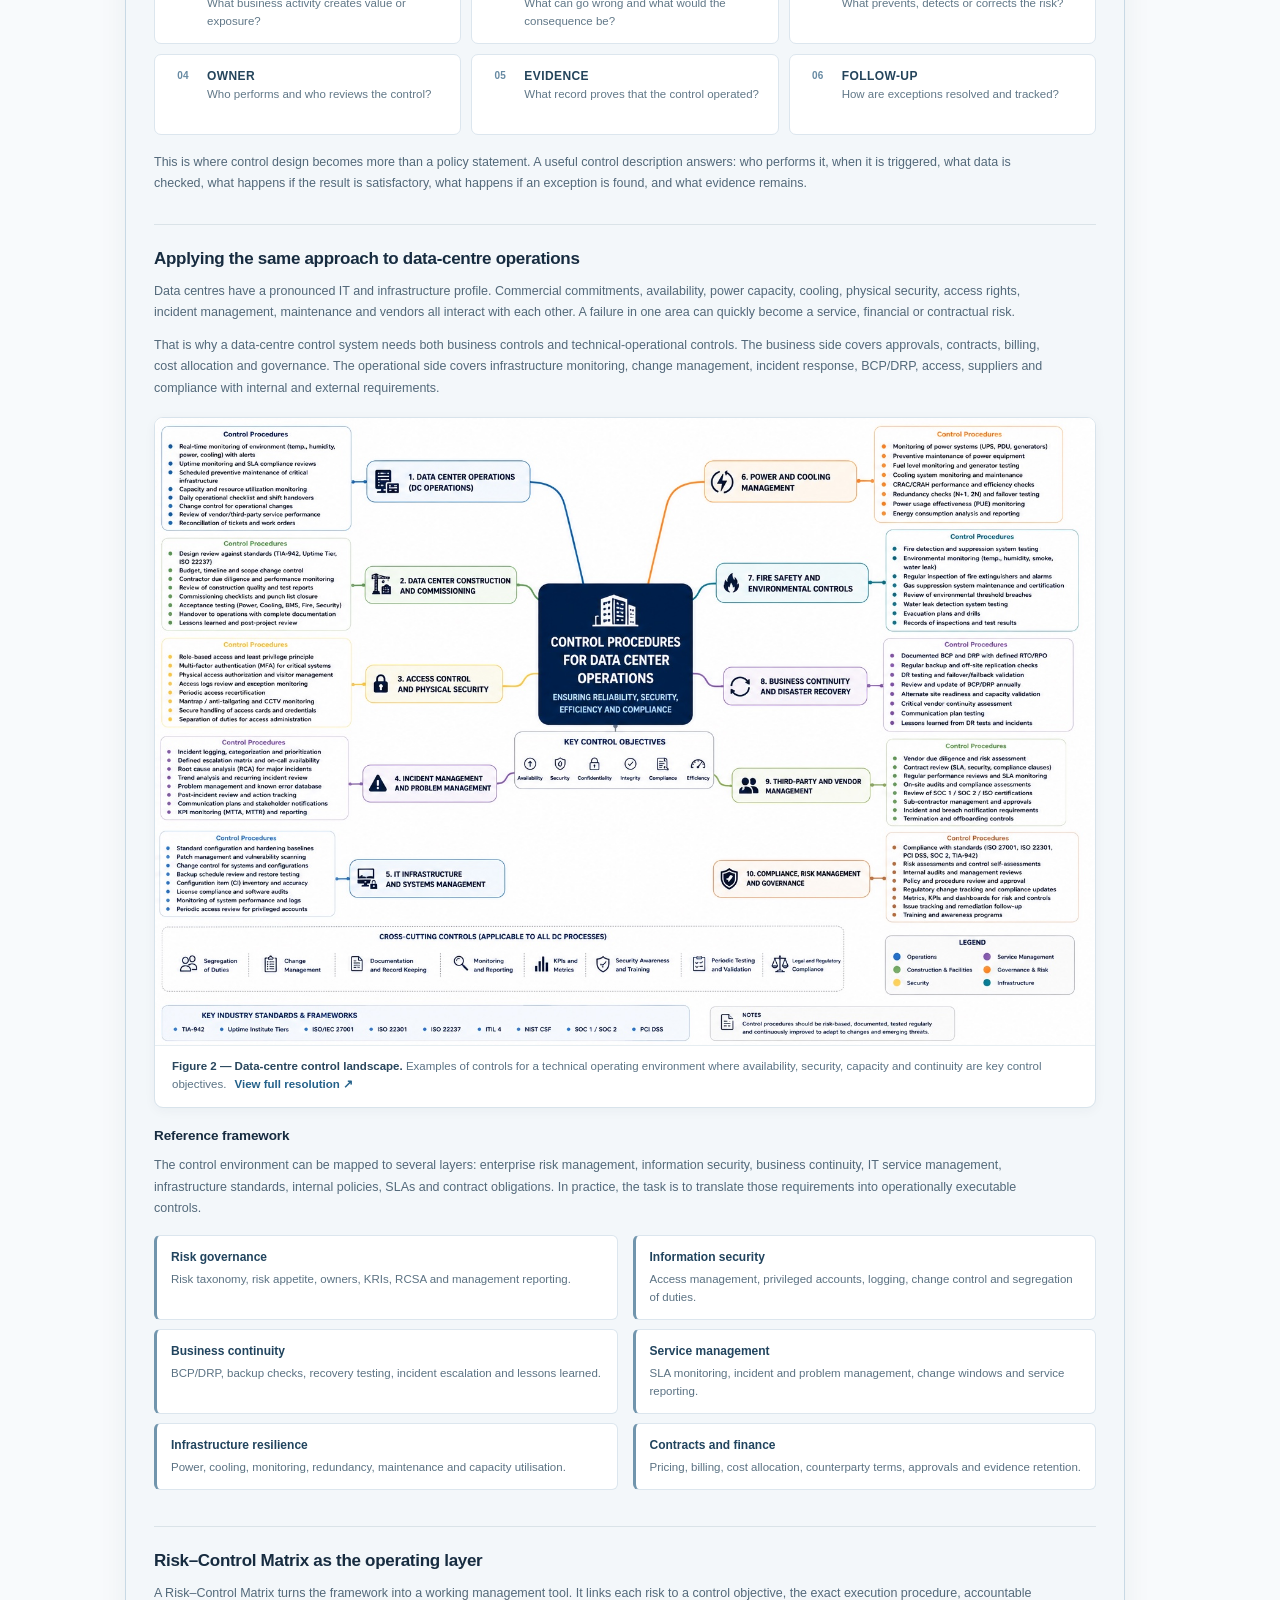
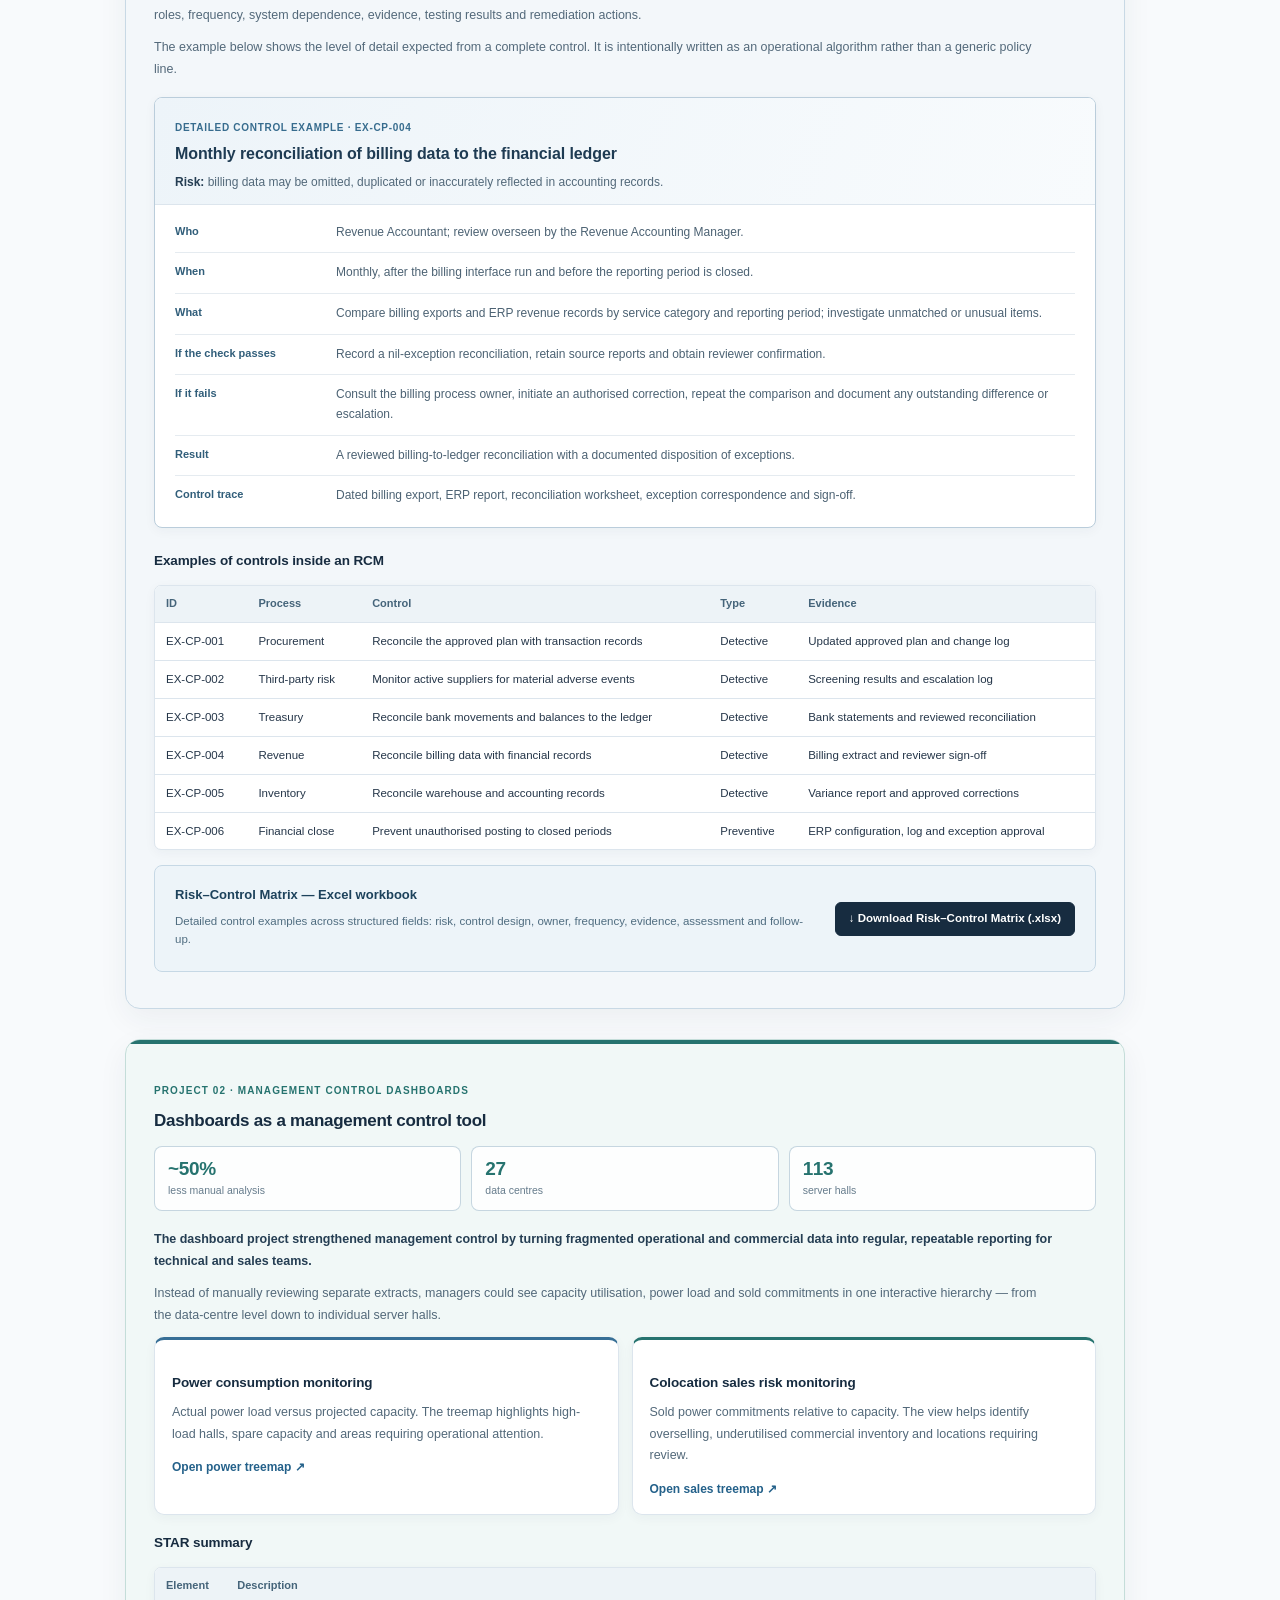
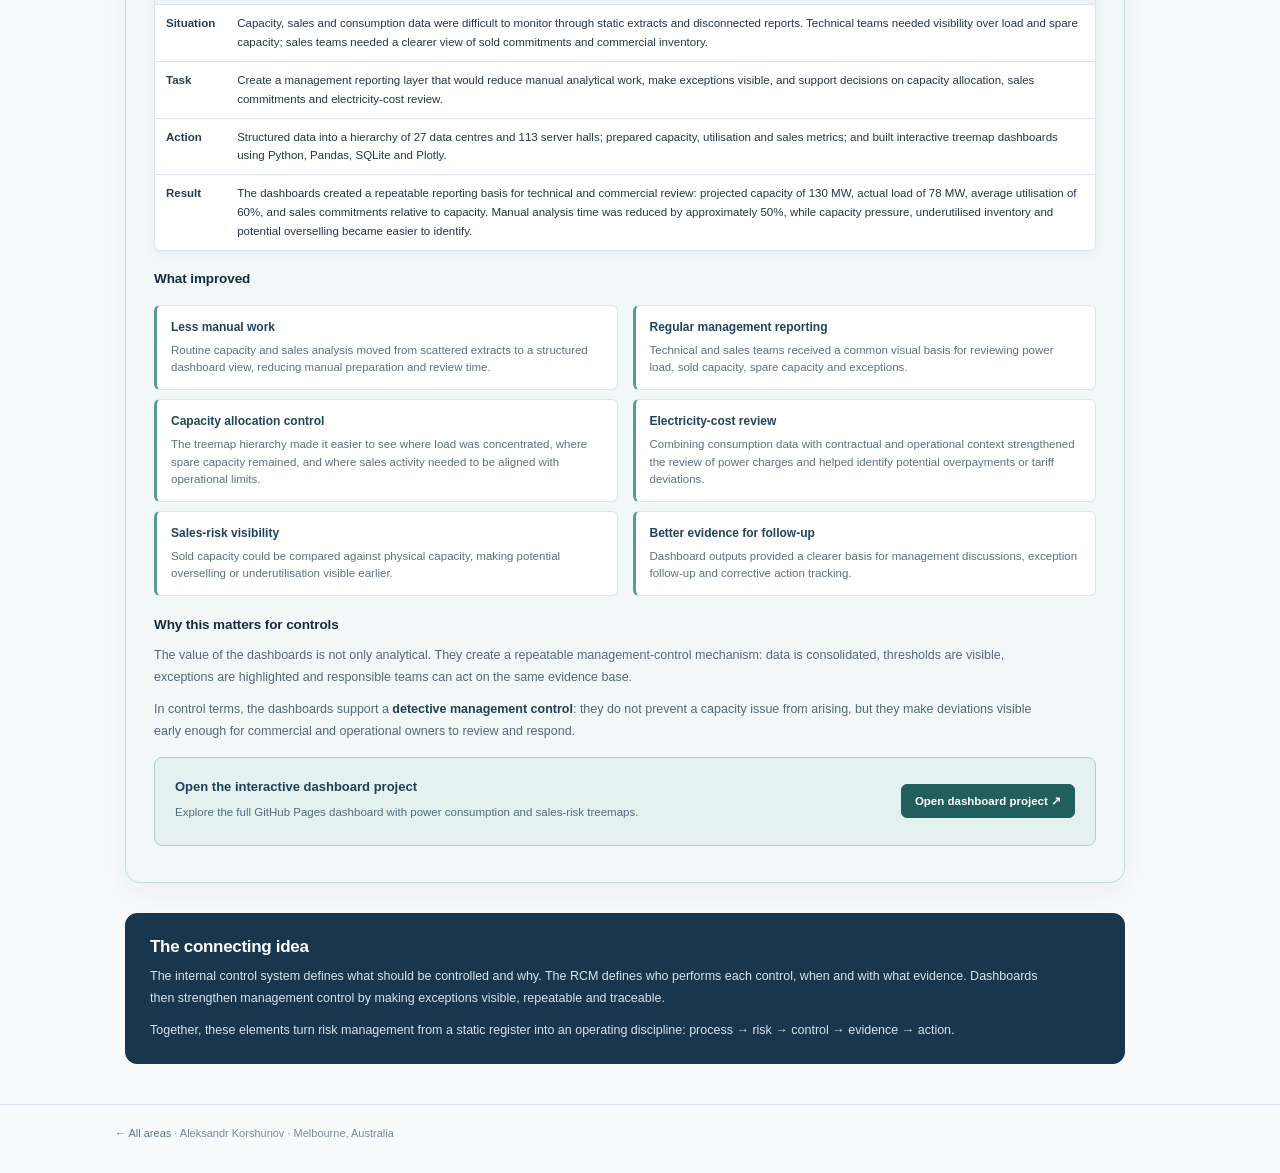
<file: expertise/risk-controls/index.html>
<!doctype html>
<html lang="en">
<head>
<meta charset="utf-8">
<meta name="viewport" content="width=device-width,initial-scale=1">
<meta name="description" content="Risk & Controls project notes by Aleksandr Korshunov: internal control system design, risk-control mapping and management dashboards for data-centre operations.">
<title>Risk & Controls | Aleksandr Korshunov</title>
<link rel="stylesheet" href="../../assets/css/site.css">
</head>
<body>
<header class="header"><div class="wrap nav"><a class="brand brand-emblem" href="../../" aria-label="Aleksandr Korshunov home"><span class="brand-circle" aria-hidden="true">AK<span class="brand-point">.</span></span></a><nav class="navlinks"><a href="../../">Overview</a><a class="active" href="../../#areas">Areas of expertise</a><a href="mailto:askorshunovv@gmail.com">Contact</a></nav></div></header>
<main class="wrap risk-article">
<section class="pagehead">
  <div class="breadcrumb"><a href="../../">Overview</a> / <a href="../../#areas">Areas of expertise</a> / Risk &amp; Controls</div>
  <div class="article-eyebrow">Project notes · Risk management · Internal controls</div>
  <h1>Risk &amp; Controls project notes</h1>
  <p>A small collection of work notes on risk-oriented internal control, data-centre operations and management dashboards as a control mechanism.</p>
  <div class="risk-article-meta"><span>Professional notes</span><span>Aleksandr Korshunov</span><span>Risk &amp; Controls</span></div>
</section>

<section class="section note-section" id="notes-index">
  <h2>Notes &amp; projects</h2>
  <div class="grid two">
    <a class="note-link" href="#project-internal-control"><span><strong>01 / Creating an internal control system</strong><small>Risk-oriented control framework: business processes, risks, controls, ownership, evidence and RCM.</small></span><span aria-hidden="true">↓</span></a>
    <a class="note-link" href="#project-dashboards"><span><strong>02 / Dashboards as a management control tool</strong><small>STAR-style project note on monitoring power capacity, sales commitments and management exceptions.</small></span><span aria-hidden="true">↓</span></a>
  </div>
</section>

<article class="risk-story">
<div class="project-shell project-control">
<section class="risk-story-section" id="project-internal-control">
<div class="article-eyebrow">Project 01 · Internal control system</div>
<h2>Creating an internal control system: from business process to control evidence</h2>
<div class="project-metrics"><div><b>~90</b><span>risks structured</span></div><div><b>~250</b><span>controls mapped</span></div><div><b>10+</b><span>risk-based reviews</span></div></div>
<p><strong>The point of an internal control system is not to maintain a large register. It is to connect business objectives, process risks, control actions, accountable owners and evidence into one management system.</strong></p>
<p>A risk-oriented approach starts with the process. Each process has a business objective, a set of risks that may prevent that objective from being achieved, and a set of controls that either prevent the risk, detect it after the event, or correct the consequences.</p>

<figure class="risk-map-feature">
<a href="../../assets/business-control-mindmap-en.png" target="_blank" rel="noopener" title="Open full-resolution business control map">
<img src="../../assets/business-control-mindmap-en.png" alt="Business control procedures across document management, procurement, payroll, accounting close, fixed assets, revenue, receivables, treasury, access management and compliance" width="1536" height="1024">
</a>
<figcaption><strong>Figure 1 — Business process control landscape.</strong> A high-level view of business processes, typical control objectives and examples of preventive, detective and corrective procedures. <a href="../../assets/business-control-mindmap-en.png" target="_blank" rel="noopener">View full resolution ↗</a></figcaption>
</figure>

<h3>How the risk-oriented logic works</h3>
<p>The same structure can be applied to procurement, finance, revenue, treasury, fixed assets, IT access or risk governance:</p>
<div class="control-logic">
<div><span>01</span><strong>PROCESS</strong><small>What business activity creates value or exposure?</small></div>
<div><span>02</span><strong>RISK</strong><small>What can go wrong and what would the consequence be?</small></div>
<div><span>03</span><strong>CONTROL</strong><small>What prevents, detects or corrects the risk?</small></div>
<div><span>04</span><strong>OWNER</strong><small>Who performs and who reviews the control?</small></div>
<div><span>05</span><strong>EVIDENCE</strong><small>What record proves that the control operated?</small></div>
<div><span>06</span><strong>FOLLOW-UP</strong><small>How are exceptions resolved and tracked?</small></div>
</div>
<p>This is where control design becomes more than a policy statement. A useful control description answers: who performs it, when it is triggered, what data is checked, what happens if the result is satisfactory, what happens if an exception is found, and what evidence remains.</p>
</section>

<section class="risk-story-section" id="data-centre-control-system">
<h2>Applying the same approach to data-centre operations</h2>
<p>Data centres have a pronounced IT and infrastructure profile. Commercial commitments, availability, power capacity, cooling, physical security, access rights, incident management, maintenance and vendors all interact with each other. A failure in one area can quickly become a service, financial or contractual risk.</p>
<p>That is why a data-centre control system needs both business controls and technical-operational controls. The business side covers approvals, contracts, billing, cost allocation and governance. The operational side covers infrastructure monitoring, change management, incident response, BCP/DRP, access, suppliers and compliance with internal and external requirements.</p>

<figure class="risk-map-feature">
<a href="../../assets/data-centre-control-mindmap-en.jpg" target="_blank" rel="noopener" title="Open full-resolution data-centre control map">
<img src="../../assets/data-centre-control-mindmap-en.jpg" alt="Data centre control procedures across operations, construction, access, incidents, IT systems, power and cooling, fire safety, continuity, vendors and governance" width="1536" height="1024" loading="lazy">
</a>
<figcaption><strong>Figure 2 — Data-centre control landscape.</strong> Examples of controls for a technical operating environment where availability, security, capacity and continuity are key control objectives. <a href="../../assets/data-centre-control-mindmap-en.jpg" target="_blank" rel="noopener">View full resolution ↗</a></figcaption>
</figure>

<h3>Reference framework</h3>
<p>The control environment can be mapped to several layers: enterprise risk management, information security, business continuity, IT service management, infrastructure standards, internal policies, SLAs and contract obligations. In practice, the task is to translate those requirements into operationally executable controls.</p>
<div class="framework-grid">
<div><strong>Risk governance</strong><span>Risk taxonomy, risk appetite, owners, KRIs, RCSA and management reporting.</span></div>
<div><strong>Information security</strong><span>Access management, privileged accounts, logging, change control and segregation of duties.</span></div>
<div><strong>Business continuity</strong><span>BCP/DRP, backup checks, recovery testing, incident escalation and lessons learned.</span></div>
<div><strong>Service management</strong><span>SLA monitoring, incident and problem management, change windows and service reporting.</span></div>
<div><strong>Infrastructure resilience</strong><span>Power, cooling, monitoring, redundancy, maintenance and capacity utilisation.</span></div>
<div><strong>Contracts and finance</strong><span>Pricing, billing, cost allocation, counterparty terms, approvals and evidence retention.</span></div>
</div>
</section>

<section class="risk-story-section" id="rcm">
<h2>Risk–Control Matrix as the operating layer</h2>
<p>A Risk–Control Matrix turns the framework into a working management tool. It links each risk to a control objective, the exact execution procedure, accountable roles, frequency, system dependence, evidence, testing results and remediation actions.</p>
<p>The example below shows the level of detail expected from a complete control. It is intentionally written as an operational algorithm rather than a generic policy line.</p>

<div class="sample-control">
<div class="sample-header"><span class="sample-label">Detailed control example · EX-CP-004</span><h3>Monthly reconciliation of billing data to the financial ledger</h3><p><strong>Risk:</strong> billing data may be omitted, duplicated or inaccurately reflected in accounting records.</p></div>
<div class="sample-body">
<dl>
<div><dt>Who</dt><dd>Revenue Accountant; review overseen by the Revenue Accounting Manager.</dd></div>
<div><dt>When</dt><dd>Monthly, after the billing interface run and before the reporting period is closed.</dd></div>
<div><dt>What</dt><dd>Compare billing exports and ERP revenue records by service category and reporting period; investigate unmatched or unusual items.</dd></div>
<div><dt>If the check passes</dt><dd>Record a nil-exception reconciliation, retain source reports and obtain reviewer confirmation.</dd></div>
<div><dt>If it fails</dt><dd>Consult the billing process owner, initiate an authorised correction, repeat the comparison and document any outstanding difference or escalation.</dd></div>
<div><dt>Result</dt><dd>A reviewed billing-to-ledger reconciliation with a documented disposition of exceptions.</dd></div>
<div><dt>Control trace</dt><dd>Dated billing export, ERP report, reconciliation worksheet, exception correspondence and sign-off.</dd></div>
</dl>
</div>
</div>

<h3>Examples of controls inside an RCM</h3>
<div class="tablewrap matrix-preview"><table>
<thead><tr><th>ID</th><th>Process</th><th>Control</th><th>Type</th><th>Evidence</th></tr></thead>
<tbody>
<tr><td>EX-CP-001</td><td>Procurement</td><td>Reconcile the approved plan with transaction records</td><td>Detective</td><td>Updated approved plan and change log</td></tr>
<tr><td>EX-CP-002</td><td>Third-party risk</td><td>Monitor active suppliers for material adverse events</td><td>Detective</td><td>Screening results and escalation log</td></tr>
<tr><td>EX-CP-003</td><td>Treasury</td><td>Reconcile bank movements and balances to the ledger</td><td>Detective</td><td>Bank statements and reviewed reconciliation</td></tr>
<tr><td>EX-CP-004</td><td>Revenue</td><td>Reconcile billing data with financial records</td><td>Detective</td><td>Billing extract and reviewer sign-off</td></tr>
<tr><td>EX-CP-005</td><td>Inventory</td><td>Reconcile warehouse and accounting records</td><td>Detective</td><td>Variance report and approved corrections</td></tr>
<tr><td>EX-CP-006</td><td>Financial close</td><td>Prevent unauthorised posting to closed periods</td><td>Preventive</td><td>ERP configuration, log and exception approval</td></tr>
</tbody></table></div>
<div class="matrix-download" id="matrix-excel-download" hidden><div><strong>Risk–Control Matrix — Excel workbook</strong><p>Detailed control examples across structured fields: risk, control design, owner, frequency, evidence, assessment and follow-up.</p></div><a class="button primary" href="../../assets/Control_Procedure_Examples.xlsx" download>↓ Download Risk–Control Matrix (.xlsx)</a></div>
</section>

</div>

<div class="project-shell project-dashboard">
<section class="risk-story-section" id="project-dashboards">
<div class="article-eyebrow">Project 02 · Management control dashboards</div>
<h2>Dashboards as a management control tool</h2>
<div class="project-metrics"><div><b>~50%</b><span>less manual analysis</span></div><div><b>27</b><span>data centres</span></div><div><b>113</b><span>server halls</span></div></div>
<p><strong>The dashboard project strengthened management control by turning fragmented operational and commercial data into regular, repeatable reporting for technical and sales teams.</strong></p>
<p>Instead of manually reviewing separate extracts, managers could see capacity utilisation, power load and sold commitments in one interactive hierarchy — from the data-centre level down to individual server halls.</p>

<div class="grid two">
  <article class="tile"><h3>Power consumption monitoring</h3><p>Actual power load versus projected capacity. The treemap highlights high-load halls, spare capacity and areas requiring operational attention.</p><a href="https://nevskoii.github.io/monitoring_dashboards_dc/heatmap_consumption.html" target="_blank" rel="noopener">Open power treemap ↗</a></article>
  <article class="tile"><h3>Colocation sales risk monitoring</h3><p>Sold power commitments relative to capacity. The view helps identify overselling, underutilised commercial inventory and locations requiring review.</p><a href="https://nevskoii.github.io/monitoring_dashboards_dc/heatmap_sales.html" target="_blank" rel="noopener">Open sales treemap ↗</a></article>
</div>

<h3>STAR summary</h3>
<div class="tablewrap"><table>
<thead><tr><th>Element</th><th>Description</th></tr></thead>
<tbody>
<tr><td><strong>Situation</strong></td><td>Capacity, sales and consumption data were difficult to monitor through static extracts and disconnected reports. Technical teams needed visibility over load and spare capacity; sales teams needed a clearer view of sold commitments and commercial inventory.</td></tr>
<tr><td><strong>Task</strong></td><td>Create a management reporting layer that would reduce manual analytical work, make exceptions visible, and support decisions on capacity allocation, sales commitments and electricity-cost review.</td></tr>
<tr><td><strong>Action</strong></td><td>Structured data into a hierarchy of 27 data centres and 113 server halls; prepared capacity, utilisation and sales metrics; and built interactive treemap dashboards using Python, Pandas, SQLite and Plotly.</td></tr>
<tr><td><strong>Result</strong></td><td>The dashboards created a repeatable reporting basis for technical and commercial review: projected capacity of 130 MW, actual load of 78 MW, average utilisation of 60%, and sales commitments relative to capacity. Manual analysis time was reduced by approximately 50%, while capacity pressure, underutilised inventory and potential overselling became easier to identify.</td></tr>
</tbody></table></div>

<h3>What improved</h3>
<div class="framework-grid">
<div><strong>Less manual work</strong><span>Routine capacity and sales analysis moved from scattered extracts to a structured dashboard view, reducing manual preparation and review time.</span></div>
<div><strong>Regular management reporting</strong><span>Technical and sales teams received a common visual basis for reviewing power load, sold capacity, spare capacity and exceptions.</span></div>
<div><strong>Capacity allocation control</strong><span>The treemap hierarchy made it easier to see where load was concentrated, where spare capacity remained, and where sales activity needed to be aligned with operational limits.</span></div>
<div><strong>Electricity-cost review</strong><span>Combining consumption data with contractual and operational context strengthened the review of power charges and helped identify potential overpayments or tariff deviations.</span></div>
<div><strong>Sales-risk visibility</strong><span>Sold capacity could be compared against physical capacity, making potential overselling or underutilisation visible earlier.</span></div>
<div><strong>Better evidence for follow-up</strong><span>Dashboard outputs provided a clearer basis for management discussions, exception follow-up and corrective action tracking.</span></div>
</div>

<h3>Why this matters for controls</h3>
<p>The value of the dashboards is not only analytical. They create a repeatable management-control mechanism: data is consolidated, thresholds are visible, exceptions are highlighted and responsible teams can act on the same evidence base.</p>
<p>In control terms, the dashboards support a <strong>detective management control</strong>: they do not prevent a capacity issue from arising, but they make deviations visible early enough for commercial and operational owners to review and respond.</p>
<div class="matrix-download"><div><strong>Open the interactive dashboard project</strong><p>Explore the full GitHub Pages dashboard with power consumption and sales-risk treemaps.</p></div><a class="button primary" href="https://nevskoii.github.io/monitoring_dashboards_dc/" target="_blank" rel="noopener">Open dashboard project ↗</a></div>
</section>

</div>

<section class="risk-story-section closing-note" id="closing-note">
<h2>The connecting idea</h2>
<p>The internal control system defines what should be controlled and why. The RCM defines who performs each control, when and with what evidence. Dashboards then strengthen management control by making exceptions visible, repeatable and traceable.</p>
<p>Together, these elements turn risk management from a static register into an operating discipline: process → risk → control → evidence → action.</p>
</section>
</article></main>
<footer class="footer"><div class="wrap"><a href="../../#areas">← All areas</a> · Aleksandr Korshunov · Melbourne, Australia</div></footer>
<script>
(function(){
  const panel=document.getElementById('matrix-excel-download');
  if(!panel)return;
  const workbook='../../assets/Control_Procedure_Examples.xlsx';
  fetch(workbook,{method:'HEAD',cache:'no-store'})
    .then(response=>{if(response.ok)panel.hidden=false})
    .catch(()=>{});
})();
</script>
</body>
</html>
</file>
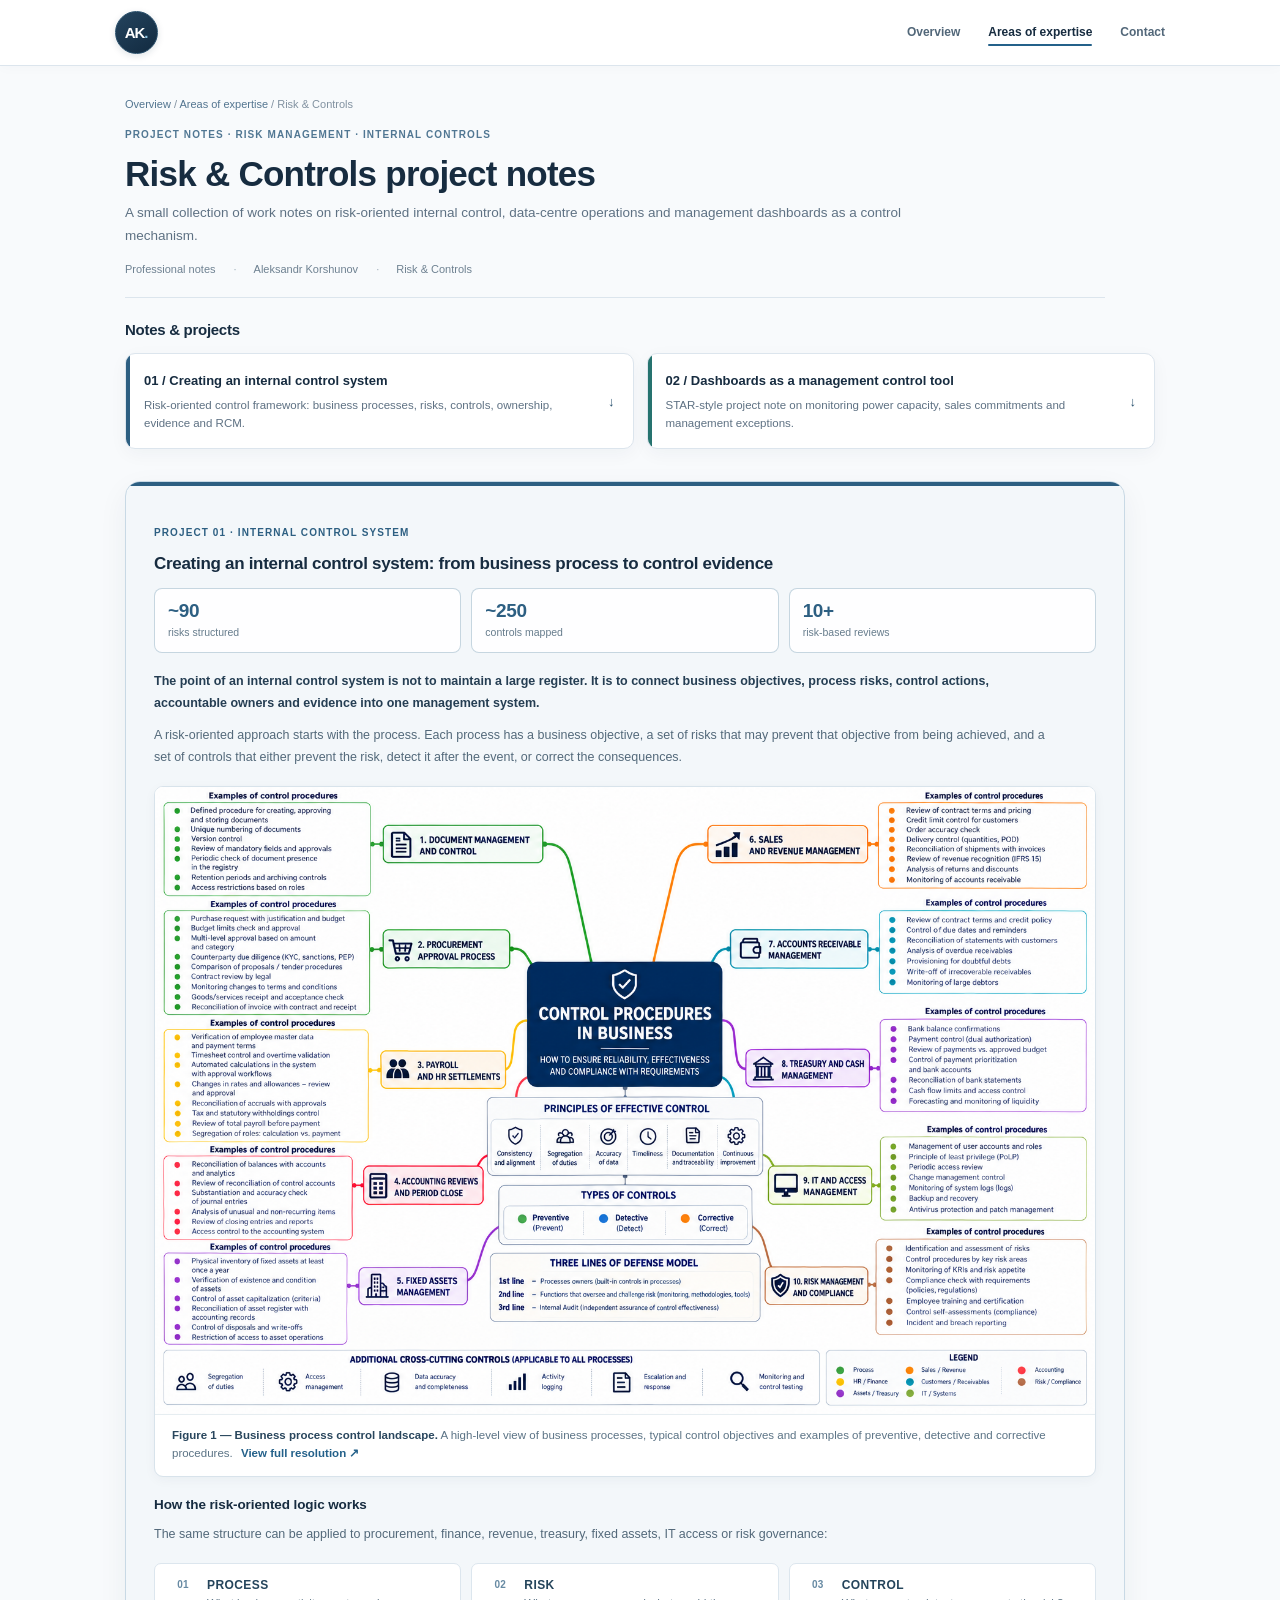
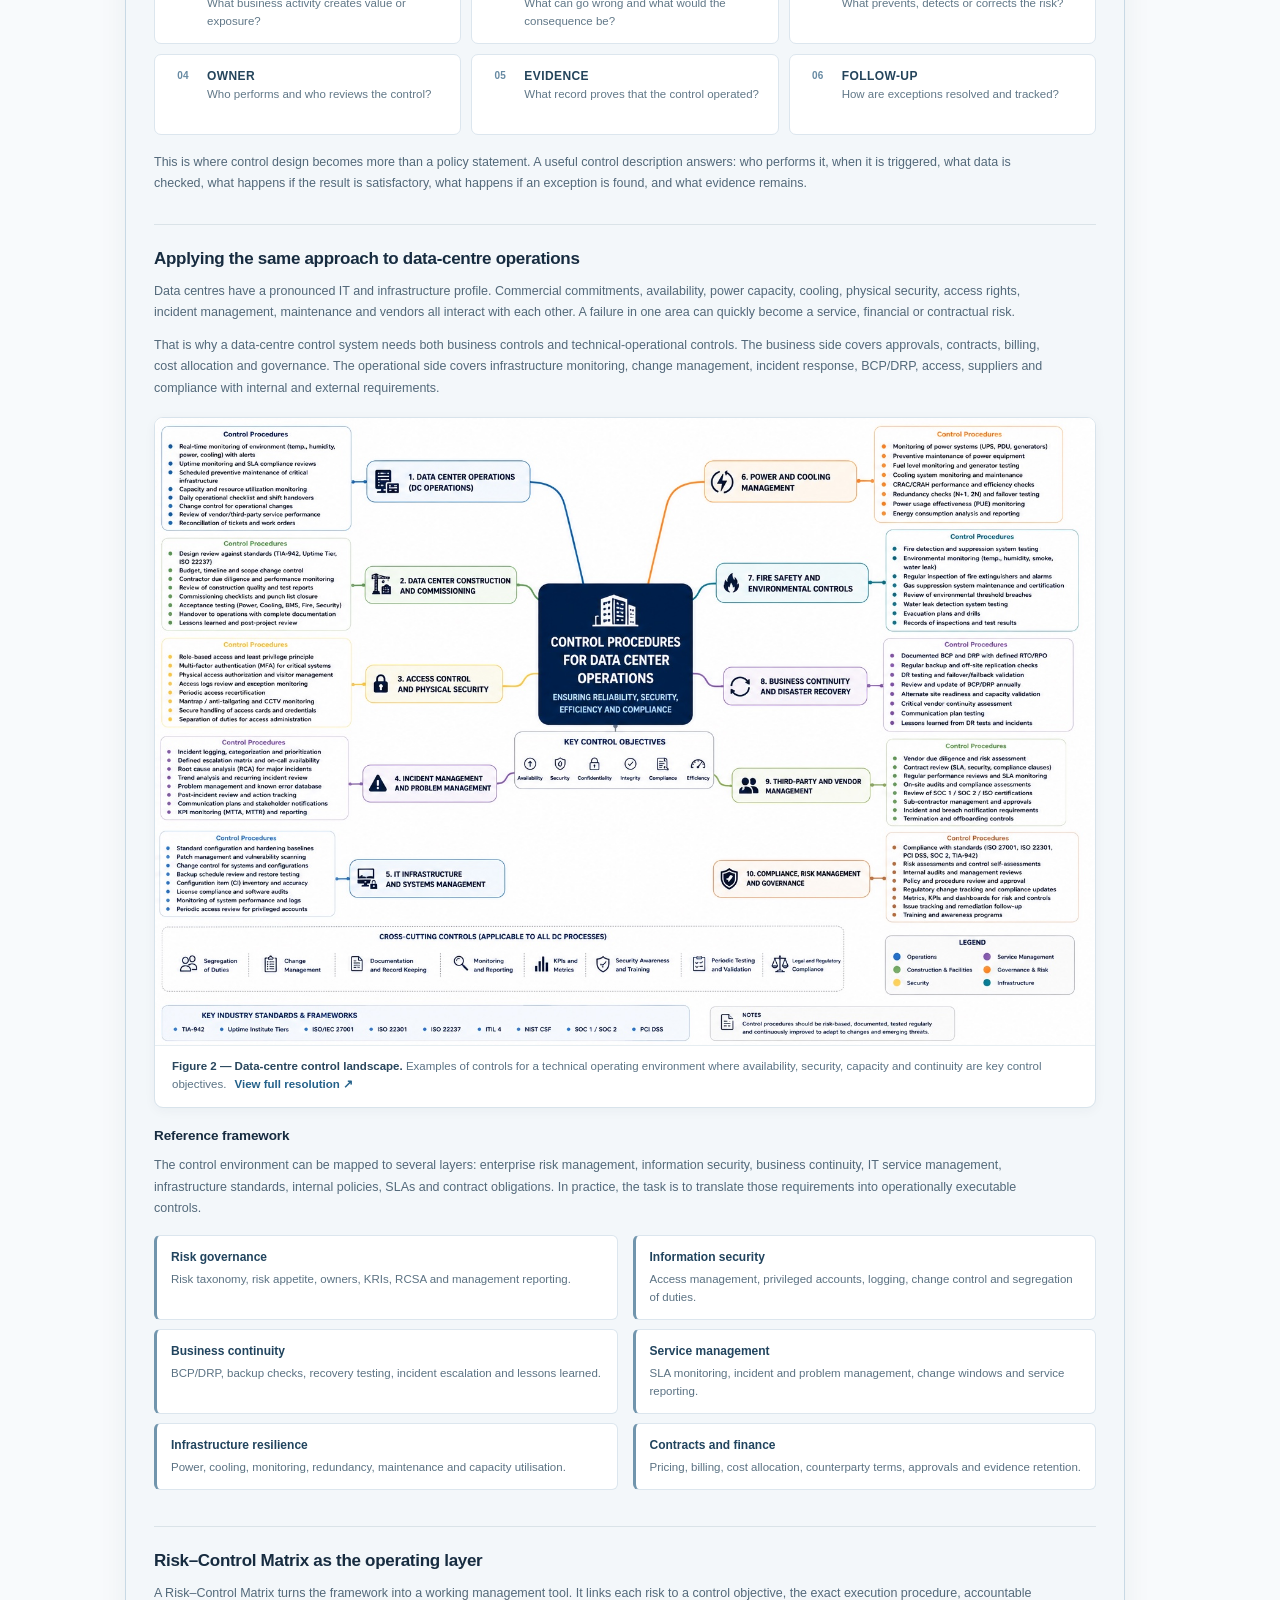
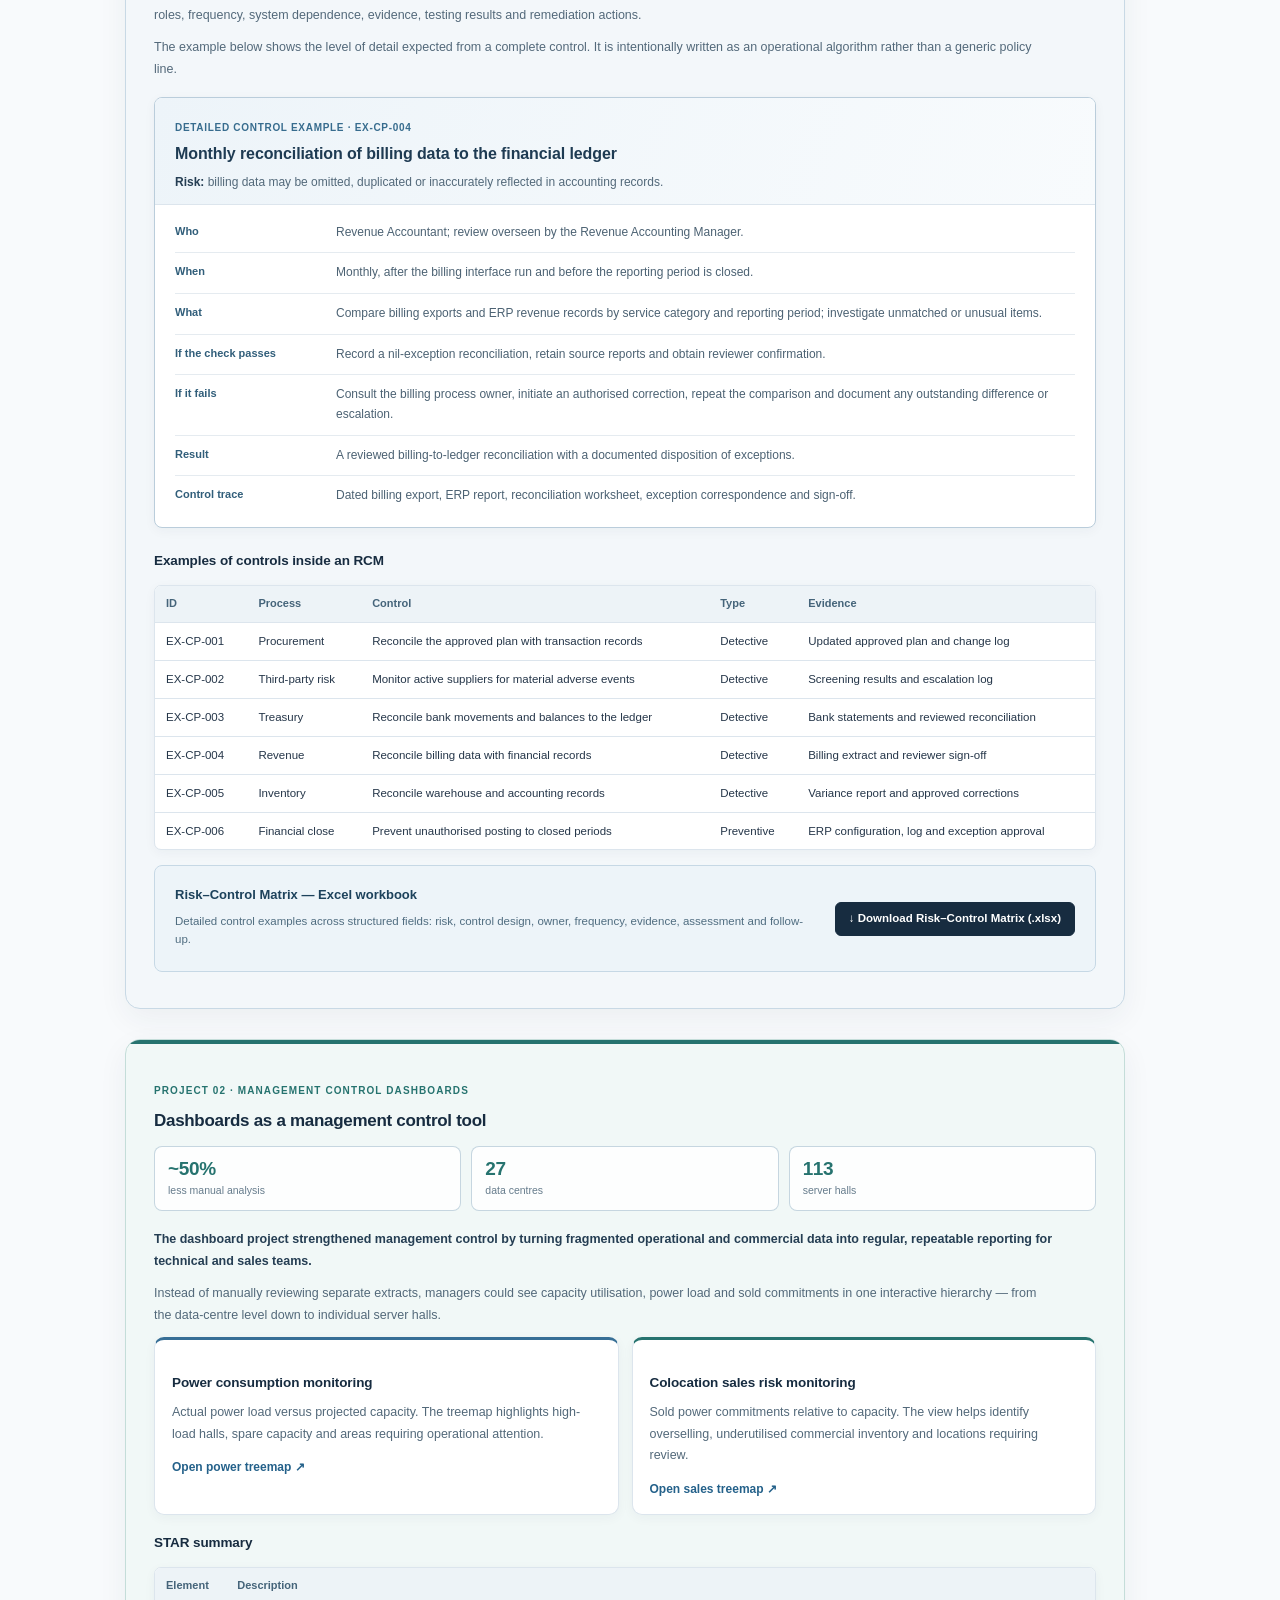
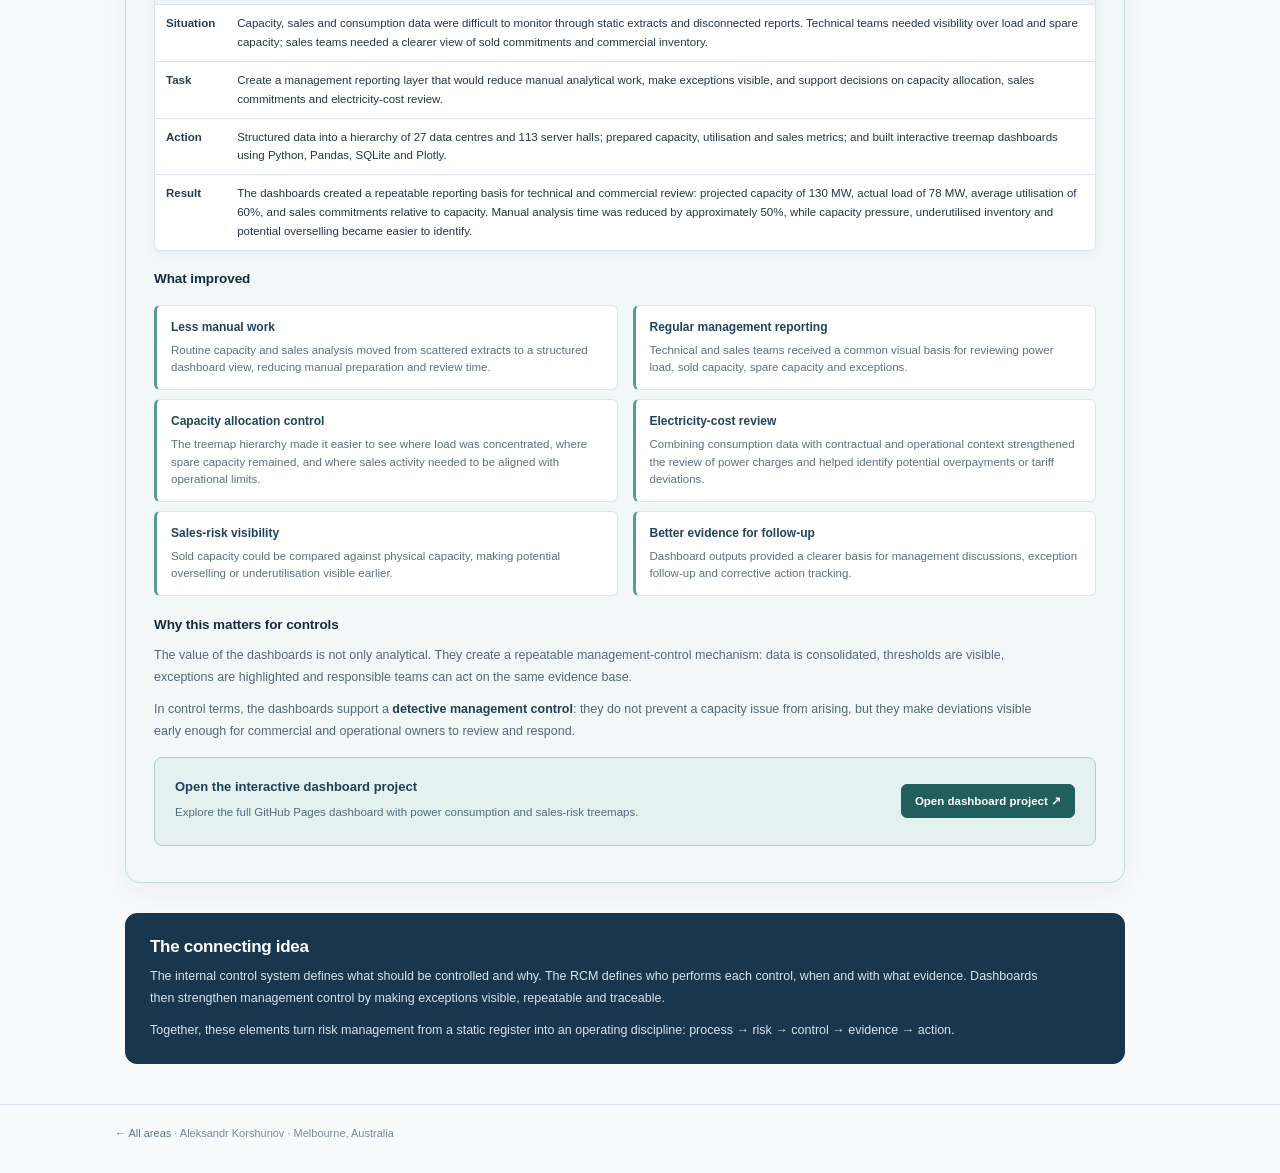
<file: projects/risk-control-framework/index.html>
<!doctype html><html lang="en"><head><meta charset="utf-8"><meta name="viewport" content="width=device-width,initial-scale=1"><meta http-equiv="refresh" content="0;url=../../expertise/risk-controls/#framework-notes"><link rel="canonical" href="https://nevskoii.github.io/career-portfolio/expertise/risk-controls/"><title>Risk & Controls | Aleksandr Korshunov</title><script>location.replace('../../expertise/risk-controls/#framework-notes')</script></head><body><p>The case study is now part of <a href="../../expertise/risk-controls/#framework-notes">Risk & Controls</a>.</p></body></html>
</file>
<file: assets/css/site.css>
/* Aleksandr Korshunov — professional portfolio design system */
:root{
  color-scheme:light;
  --navy:#172c40;
  --navy-deep:#102337;
  --accent:#24618a;
  --accent-dark:#184a6c;
  --ink:#253649;
  --muted:#5e7183;
  --subtle:#8192a2;
  --line:#dce5ed;
  --line-strong:#bacbd9;
  --paper:#ffffff;
  --canvas:#f8fafc;
  --tint:#f0f5f9;
  --shadow:0 9px 28px rgba(23,49,73,.065);
  --radius:10px;
}
*{box-sizing:border-box}
html{scroll-behavior:smooth;scroll-padding-top:76px}
body{margin:0;background:var(--canvas);color:var(--ink);font:13px/1.62 -apple-system,BlinkMacSystemFont,"Segoe UI",Roboto,Arial,sans-serif;-webkit-font-smoothing:antialiased}
a{color:var(--accent);text-underline-offset:3px}
a:hover{color:var(--accent-dark)}
a:focus-visible,button:focus-visible,[tabindex]:focus-visible{outline:2px solid #4c91bc;outline-offset:3px}
.wrap{max-width:1110px;margin:0 auto;padding:0 30px}
.header{position:sticky;top:0;z-index:40;background:rgba(255,255,255,.97);border-bottom:1px solid var(--line);box-shadow:0 2px 12px rgba(16,40,64,.025)}
.nav{display:flex;align-items:center;justify-content:space-between;gap:22px;min-height:65px}
.brand{color:var(--navy);text-decoration:none;font-weight:750}
.brand-emblem{display:inline-flex;align-items:center;justify-content:center;flex:none}
.brand-circle{width:43px;height:43px;display:inline-flex;align-items:center;justify-content:center;white-space:nowrap;border-radius:50%;background:linear-gradient(145deg,#24445e,#122a40);border:1px solid #294f6b;color:#fff;font-size:15px;font-weight:750;letter-spacing:-.075em;line-height:1;box-shadow:0 2px 7px rgba(17,45,69,.13);transition:transform .2s ease,box-shadow .2s ease,background .2s ease}
.brand-point{color:#8fc7e4;letter-spacing:0}
.brand-emblem:hover .brand-circle{transform:translateY(-1px);box-shadow:0 4px 12px rgba(17,45,69,.19)}
.navlinks{display:flex;align-items:center;gap:28px;flex-wrap:wrap}
.navlinks a{font-size:12px;font-weight:550;text-decoration:none;color:#526779;position:relative;padding:8px 0;transition:color .16s ease}
.navlinks a::after{content:"";position:absolute;left:0;bottom:4px;width:100%;height:2px;border-radius:2px;background:var(--accent);transform:scaleX(0);transform-origin:left;transition:transform .2s ease}
.navlinks a:hover,.navlinks a.active{color:var(--navy)}
.navlinks a:hover::after,.navlinks a.active::after{transform:scaleX(1)}
main.wrap{padding-bottom:14px}
.intro{padding:30px 0 23px;border-bottom:1px solid var(--line)}
.intro h1{margin:0 0 4px;color:var(--navy-deep);font-size:34px;line-height:1.18;letter-spacing:-.95px;font-weight:750}
.intro .role{font-size:15px;line-height:1.45;font-weight:650;letter-spacing:.005em;color:var(--accent-dark);margin:4px 0 11px}
.intro p{max-width:850px;margin:0 0 12px;color:var(--muted);font-size:12px}
.experience-pill{display:inline-flex;align-items:center;border:1px solid #d4e2ec;background:#edf4f9;border-radius:5px;padding:4px 10px;color:#265c7f;font-weight:700;font-size:11px;margin:0 0 11px}
.meta{display:flex;gap:8px 18px;align-items:center;flex-wrap:wrap;font-size:12px;color:var(--muted)}
.meta a{text-decoration:none;color:#526d81;transition:color .16s ease}
.meta a:hover{color:var(--accent)}
.section{padding:23px 0 14px;scroll-margin-top:75px}
.section h2{font-size:17px;line-height:1.35;letter-spacing:-.28px;margin:0 0 14px;color:var(--navy);font-weight:750}
.lead{font-size:12px;color:var(--muted);margin:0 0 14px}
#areas{padding-top:23px;padding-bottom:18px}
.grid{display:grid;gap:13px}
.four{grid-template-columns:repeat(4,minmax(0,1fr))}
.three{grid-template-columns:repeat(3,minmax(0,1fr))}
.two{grid-template-columns:repeat(2,minmax(0,1fr))}
.tile{min-width:0;padding:17px 17px 15px;background:var(--paper);border:1px solid var(--line);border-radius:var(--radius);box-shadow:0 1px 3px rgba(21,50,75,.025)}
.tile h3{font-size:13px;line-height:1.4;margin:0 0 9px;color:var(--navy);font-weight:750}
.tile p{font-size:12px;line-height:1.57;color:var(--muted);margin:0 0 8px}
.tile a{font-size:12px;font-weight:650;text-decoration:none}
.tile a:hover{text-decoration:underline}
.area-card{position:relative;min-height:148px;isolation:isolate;overflow:visible;cursor:default;transition:border-color .2s ease,background .2s ease,box-shadow .2s ease,transform .2s ease}
.area-card::before{content:"";position:absolute;top:0;left:17px;width:29px;height:3px;background:#a7c2d5;border-radius:0 0 3px 3px;transition:width .22s ease,background .22s ease}
.area-card:hover,.area-card.is-open,.area-card:focus-visible{z-index:20;border-color:var(--line-strong);background:#fff;box-shadow:0 5px 18px rgba(23,49,73,.075)}
.area-card:hover::before,.area-card.is-open::before,.area-card:focus-visible::before{width:45px;background:var(--accent)}
.area-pop{display:none;position:absolute;box-sizing:border-box;top:calc(100% - 1px);left:-1px;right:-1px;padding:13px 17px 16px;background:#fff;border:1px solid var(--line-strong);border-top:0;border-radius:0 0 var(--radius) var(--radius);box-shadow:0 14px 23px rgba(23,49,73,.095);z-index:21}
.area-pop::before{content:"";display:block;height:1px;background:#e5ebf1;margin:-1px 0 12px}
.area-pop p{font-size:11.5px;line-height:1.6;margin:0 0 10px;color:#536a7b}
.area-pop a{display:inline-flex;align-items:center;font-size:11.5px;font-weight:750;color:var(--accent);text-decoration:none;transition:transform .18s ease,color .18s ease}
.area-pop a:hover{transform:translateX(3px);text-decoration:none}
@media(hover:hover) and (pointer:fine){.area-card:hover{border-radius:var(--radius) var(--radius) 0 0}.area-card:hover .area-pop{display:block}}
.area-card.is-open .area-pop,.area-card:focus-visible .area-pop{display:block}
.area-card.is-open{border-radius:var(--radius) var(--radius) 0 0}
#cv{padding-top:18px}
.section-heading-actions{display:flex;justify-content:space-between;align-items:center;gap:12px 20px;flex-wrap:wrap;padding:0 0 12px;margin-bottom:0;border-bottom:1px solid var(--line)}
.section-heading-actions h2{margin:0}
.actions{display:flex;gap:9px;flex-wrap:wrap;align-items:center;margin:0}
.button{display:inline-flex;align-items:center;justify-content:center;gap:6px;min-height:34px;padding:8px 13px;background:#fff;border:1px solid #c8d6e1;border-radius:6px;color:#28516e;font-size:11.5px;line-height:1.35;font-weight:700;text-decoration:none;white-space:normal;transition:background .18s ease,border-color .18s ease,box-shadow .18s ease,transform .18s ease}
.button:hover{background:#f1f6f9;border-color:#9db9cc;color:var(--accent-dark);box-shadow:0 3px 9px rgba(23,49,73,.055);transform:translateY(-1px)}
.button.primary{background:var(--navy);border-color:var(--navy);color:#fff}
.button.primary:hover{background:#244b69;border-color:#244b69;color:#fff}
.resume{max-width:none;background:var(--paper);border:1px solid var(--line);border-top:0;border-radius:0 0 var(--radius) var(--radius);padding:8px 25px 20px;box-shadow:0 3px 12px rgba(23,49,73,.028)}
.resume h2{margin:21px 0 10px;padding:0 0 6px;border-bottom:1px solid var(--line);color:var(--navy);font-size:12px;line-height:1.4;font-weight:800;letter-spacing:.075em;text-transform:uppercase}
.resume h3{font-size:13px;line-height:1.4;font-weight:750;color:#26445b;margin:14px 0 5px}
.resume p,.resume li{font-size:12px;line-height:1.61}
.resume p{margin:5px 0 9px}
.resume ul{margin:6px 0 12px;padding-left:19px}
.resume li{padding-left:2px;margin:5px 0}
.resume li::marker{color:#7b9ab1}
.resume strong{color:#263f52;font-weight:750}
.resume .period{float:right;color:#728497;font-size:11px;font-weight:550}
.resume .small{font-size:11px;color:#738395}
.resume em{color:#3f5b70;font-style:normal;font-weight:650}
.reference-action{display:flex;align-items:center;margin:7px 0 9px}
.reference-action .ref-button{min-height:29px;padding:5px 10px;font-size:11px;line-height:1.35;border-color:#d3e1ea;color:#2a607f;background:#f5f9fc;box-shadow:none}
.reference-action .ref-button:hover{background:#eaf3f8;border-color:#a7c2d5}
.pill{display:inline-block;margin:3px 5px 3px 0;padding:4px 8px;background:#f0f5f9;border:1px solid #e1eaf1;border-radius:5px;color:#315f7e;font-size:10.5px;font-weight:650}
.footer{margin-top:22px;padding:20px 0 30px;border-top:1px solid var(--line);font-size:11px;color:#798a99}
.footer a{color:#5b778d;text-decoration:none}
.footer a:hover{text-decoration:underline}
.breadcrumb{font-size:11px;color:#8191a0;margin-bottom:13px}
.breadcrumb a{text-decoration:none;color:#537590}
.pagehead{padding:30px 0 20px;border-bottom:1px solid var(--line)}
.pagehead h1{font-size:28px;letter-spacing:-.65px;line-height:1.25;color:var(--navy);margin:0 0 7px}
.pagehead p{max-width:800px;margin:0;color:var(--muted);font-size:13px;line-height:1.6}
.notes-page{max-width:940px}
.notes-page .pagehead{padding-top:30px;padding-bottom:19px}
.note-section{padding:24px 0 15px;border-bottom:1px solid var(--line)}
.note-section:last-child{border-bottom:0}
.note-section h2{font-size:15px;margin:0 0 12px}
.note-section p{font-size:13px;line-height:1.72;color:#536b7d;max-width:790px;margin:0 0 12px}
.note-link{display:flex;justify-content:space-between;align-items:center;gap:15px;padding:16px 18px;border:1px solid var(--line);border-radius:var(--radius);background:#fff;text-decoration:none;color:#2a526f;transition:background .18s ease,border-color .18s ease,box-shadow .18s ease,transform .18s ease}
.note-link:hover{background:#fff;border-color:#adc7d8;box-shadow:var(--shadow);transform:translateY(-1px)}
.note-link strong{font-size:13px;display:block;color:var(--navy)}
.note-link small{display:block;font-size:11.5px;color:var(--muted);line-height:1.6;margin-top:5px}
.note-entry{max-width:790px;padding:13px 0 15px;border-bottom:1px solid var(--line)}
.note-entry:last-child{border-bottom:0}
.note-entry h3{font-size:13px;color:#2b506b;margin:0 0 7px}
.note-entry p{margin:0}
.prose{max-width:940px}.prose p{color:#526477}
.item{padding:13px 0;border-bottom:1px solid var(--line)}
.item h3{font-size:14px;margin:0 0 4px}.item p{font-size:12px;color:var(--muted);margin:3px 0}.item small{color:var(--subtle)}
.tag{display:inline-block;background:#edf4f8;color:#3d6987;border-radius:4px;padding:3px 7px;font-size:10px;font-weight:700;margin-bottom:7px}
.bar{border-left:3px solid #7fa4be;background:#f1f6f9;border-radius:5px;padding:11px 14px;margin-top:12px}
.bar p{font-size:12px;margin:5px 0 0}
.metrics{display:flex;gap:12px;flex-wrap:wrap;padding:15px 0;border-top:1px solid var(--line);border-bottom:1px solid var(--line);margin-top:15px}
.metric{flex:1;min-width:130px;font-size:11px;color:var(--muted)}.metric b{font-size:17px;color:var(--navy);margin-right:6px}
.timeline{display:grid;grid-template-columns:repeat(3,1fr);gap:12px}
.timeline article{border-top:2px solid var(--line);padding-top:9px}.timeline strong{font-size:13px}.timeline p{font-size:11px;color:var(--muted);margin:4px 0}
.tablewrap{overflow:auto;border:1px solid var(--line);border-radius:7px;background:#fff}
table{width:100%;border-collapse:collapse;font-size:12px}
th,td{text-align:left;padding:9px 11px;border-bottom:1px solid var(--line);vertical-align:top}
th{background:#edf3f7;font-size:11px;color:#45647a}
tr:last-child td{border-bottom:0}
input,select{max-width:100%;font:inherit;padding:7px;border:1px solid var(--line-strong);border-radius:5px;background:#fff}
.tools{display:flex;gap:8px;flex-wrap:wrap;margin:13px 0}
.muted{color:var(--muted)}
.note{font-size:11px;color:var(--muted);background:#f1f6f9;padding:11px 13px;border-radius:6px;margin:12px 0}
.mini-list{margin:0;padding-left:18px;color:var(--muted);font-size:12px}.mini-list li{margin:5px 0}
.panel{background:#fff;border:1px solid var(--line);border-radius:var(--radius);padding:15px;margin:12px 0}.panel h3{font-size:14px;margin:0 0 7px}
[hidden]{display:none!important}
@media(max-width:850px){
  .wrap{padding:0 22px}
  .four{grid-template-columns:repeat(2,minmax(0,1fr))}
  .three,.timeline{grid-template-columns:repeat(2,minmax(0,1fr))}
  .area-card{min-height:125px}
  .area-card:hover,.area-card.is-open{border-radius:var(--radius)}
  .area-pop{position:static;margin:12px 0 0;padding:12px 0 0;border:0;border-top:1px solid var(--line);border-radius:0;box-shadow:none}
  .area-pop::before{display:none}
}
@media(max-width:580px){
  .wrap{padding:0 17px}
  .nav{min-height:60px;gap:12px}
  .navlinks{gap:15px}.navlinks a{font-size:11px}
  .brand-circle{width:39px;height:39px;font-size:14px}
  .intro{padding:23px 0 20px}.intro h1{font-size:27px}
  .intro .role{font-size:13px}
  .four,.three,.two,.timeline{grid-template-columns:1fr}
  .area-card{min-height:unset;padding:15px 16px}
  .area-card h3{margin-bottom:5px}
  .area-pop{margin-top:9px}
  .section-heading-actions{align-items:flex-start}
  .actions{width:100%}.actions .button{flex:1;min-width:145px}
  .resume{padding:8px 15px 16px}
  .resume .period{float:none;display:block;margin:4px 0 0}
  .pagehead h1{font-size:24px}
}
@media(prefers-reduced-motion:reduce){
  html{scroll-behavior:auto}
  *,*::before,*::after{transition-duration:.01ms!important;animation-duration:.01ms!important}
}
@media print{
  body{background:#fff}
  .header,.footer,.actions,.no-print,#areas{display:none!important}
  .wrap{max-width:none;padding:0}
  .section{padding:7px 0}
  .resume{border:0;padding:0;box-shadow:none}
  .resume p,.resume li{font-size:10px}
}


/* Risk & Controls professional article */
.risk-article{max-width:1090px}
.risk-article .pagehead{padding-bottom:19px}
.risk-article .pagehead h1{font-size:29px;margin-bottom:6px}
.risk-article .pagehead p{max-width:770px}
.risk-article-meta{display:flex;gap:7px 18px;flex-wrap:wrap;color:#6e8191;font-size:11px;margin-top:13px}
.risk-article-meta span+span::before{content:"·";margin-right:17px;color:#a0afba}
.risk-story{max-width:980px}
.risk-intro{padding:19px 0 2px;max-width:880px}
.risk-intro p{font-size:14px;line-height:1.72;color:#3f576b;margin:0}
.risk-story-section{padding:19px 0 9px;border-bottom:1px solid var(--line)}
.risk-story-section:last-child{border-bottom:0}
.risk-story-section h2{font-size:17px;font-weight:750;letter-spacing:-.22px;color:var(--navy);margin:0 0 11px}
.risk-story-section h3{font-size:13px;color:var(--navy);margin:10px 0}
.risk-story-section p,.risk-story-section li{font-size:12.5px;line-height:1.72;color:#516879}
.risk-story-section p{max-width:885px;margin:0 0 11px}
.risk-story-section strong{color:#263f54;font-weight:750}
.risk-map-gallery{display:grid;grid-template-columns:repeat(2,minmax(0,1fr));gap:15px;margin:19px 0}
.risk-map-card{margin:0;background:white;border:1px solid var(--line);border-radius:9px;box-shadow:0 2px 9px rgba(24,48,71,.035);overflow:hidden}
.risk-map-card a{display:block;background:#fff;line-height:0}
.risk-map-card img{width:100%;height:auto;display:block;aspect-ratio:3/2;object-fit:contain;transition:filter .2s ease}
.risk-map-card a:hover img{filter:contrast(1.04)}
.risk-map-card figcaption{padding:11px 15px 13px;border-top:1px solid var(--line)}
.risk-map-card figcaption strong{display:block;font-size:12px;color:var(--navy)}
.risk-map-card figcaption span{display:block;margin-top:3px;color:var(--muted);font-size:11px;line-height:1.5}
.risk-aside,.risk-source-note{font-size:11px!important;line-height:1.7!important;color:#728496!important}
.risk-steps{counter-reset:review-steps;list-style:none;padding:0;margin:13px 0 6px;max-width:895px}
.risk-steps li{counter-increment:review-steps;position:relative;padding:9px 14px 11px 42px;margin:0;border-bottom:1px solid #e5ebf0}
.risk-steps li:last-child{border-bottom:0}
.risk-steps li::before{content:counter(review-steps,decimal-leading-zero);position:absolute;left:4px;top:10px;color:#42769a;font-size:11px;font-weight:800;font-variant-numeric:tabular-nums}
.risk-story .tablewrap{margin:13px 0 4px}
.risk-story table th{font-size:11px;font-weight:750}
.risk-story table td{font-size:11.5px;line-height:1.65}
.risk-findings{display:grid;grid-template-columns:repeat(2,minmax(0,1fr));gap:13px;margin:13px 0}
.risk-finding{background:white;border:1px solid var(--line);border-radius:8px;padding:15px 16px}
.risk-finding-label{display:block;font-size:11px;color:#326789;font-weight:750;letter-spacing:.02em;margin-bottom:6px}
.risk-finding p{margin:0;font-size:12px;line-height:1.66}
@media(max-width:800px){.risk-map-gallery,.risk-findings{grid-template-columns:1fr}.risk-article-meta span+span::before{display:none}.risk-article-meta{gap:3px 12px}}
@media(max-width:580px){.risk-article .pagehead h1{font-size:25px}.risk-intro p{font-size:13px}.risk-story-section{padding:17px 0 8px}.risk-story table th,.risk-story table td{font-size:10.5px}.risk-steps li{padding-left:36px}}


/* Risk & Controls — editorial post, diagrams and risk–control matrix */
.risk-article .pagehead{max-width:980px}
.article-eyebrow{font-size:10px;font-weight:800;letter-spacing:.11em;text-transform:uppercase;color:#517793;margin:7px 0 10px}
.risk-article .pagehead h1{font-size:clamp(23px,3.2vw,35px);letter-spacing:-.75px;line-height:1.22;max-width:820px}
.risk-article .pagehead>p{font-size:13.5px;line-height:1.7;max-width:850px}
.risk-story{max-width:1000px}
.risk-opening{padding:22px 0 5px;max-width:880px}
.risk-opening p{font-size:13.5px;line-height:1.73;color:#52697a;margin:0 0 12px}
.risk-opening strong{font-size:15px;color:#213b52;font-weight:750}
.risk-story-section{padding:19px 0 17px;border-bottom:1px solid var(--line)}
.risk-story-section h2{font-size:17px;letter-spacing:-.3px;line-height:1.4;margin:0 0 10px;color:var(--navy)}
.risk-story-section h3{font-size:13.5px;letter-spacing:-.1px;color:var(--navy);margin:17px 0 9px}
.risk-story-section p,.risk-story-section li{font-size:12.5px;line-height:1.72;color:#53697a}
.risk-story-section p{max-width:900px;margin:0 0 11px}
.risk-story-section strong{color:#253e53}
.risk-map-feature{background:#fff;border:1px solid #d8e3eb;border-radius:9px;margin:18px 0 16px;overflow:hidden;box-shadow:0 2px 12px rgba(28,51,74,.035)}
.risk-map-feature>a{display:block;line-height:0;background:#fff}
.risk-map-feature img{display:block;width:100%;height:auto;object-fit:contain;transition:filter .15s}
.risk-map-feature a:hover img{filter:contrast(1.045)}
.risk-map-feature figcaption{padding:12px 17px 13px;color:#5b7385;font-size:11.5px;line-height:1.55;border-top:1px solid #e6edf1}
.risk-map-feature figcaption strong{color:#29465d}
.risk-map-feature figcaption a{margin-left:5px;text-decoration:none;font-weight:750}
.inline-source{font-size:11px;font-weight:700;text-decoration:none;margin-left:5px;white-space:nowrap}
.framework-grid{display:grid;grid-template-columns:repeat(2,minmax(0,1fr));gap:9px 15px;margin:15px 0 18px}
.framework-grid>div{display:flex;flex-direction:column;gap:4px;background:#fff;border:1px solid #dce6ee;border-left:3px solid #8dacbf;border-radius:6px;padding:12px 14px}
.framework-grid strong{font-size:12px;color:#21445e}
.framework-grid span{font-size:11.5px;color:#5b7283;line-height:1.55}
.control-logic{display:grid;grid-template-columns:repeat(3,minmax(0,1fr));gap:10px;margin:17px 0}
.control-logic>div{display:grid;grid-template-columns:30px minmax(0,1fr);gap:0 9px;align-content:start;background:#fff;border:1px solid #dce6ee;border-radius:7px;padding:12px 13px;min-height:81px}
.control-logic span{grid-row:span 2;display:flex;align-items:start;justify-content:center;color:#678aa3;font-size:10px;letter-spacing:.02em;font-weight:850;padding-top:1px}
.control-logic strong{font-size:12px;font-weight:800;letter-spacing:.035em;color:#24445b}
.control-logic small{font-size:11.5px;line-height:1.5;color:#617888}
.sample-control{margin:17px 0 22px;background:#fff;border:1px solid #bacddb;border-radius:8px;overflow:hidden}
.sample-header{padding:18px 20px 11px;background:linear-gradient(110deg,#edf4f9,#f8fbfd);border-bottom:1px solid #dce5ed}
.sample-label{color:#376c8e;font-size:10px;font-weight:800;letter-spacing:.07em;text-transform:uppercase}
.sample-header h3{margin:4px 0 5px;color:#1e3b53;font-size:16px}
.sample-header p{font-size:12px;margin:0}
.sample-body{padding:8px 20px 11px}
.sample-body dl{margin:0}
.sample-body dl>div{display:grid;grid-template-columns:145px minmax(0,1fr);gap:16px;border-bottom:1px solid #e5ebf0;padding:10px 0}
.sample-body dl>div:last-child{border-bottom:0}
.sample-body dt{font-size:11px;color:#315e7a;font-weight:800}
.sample-body dd{font-size:12px;color:#4c6273;line-height:1.64;margin:0}
.matrix-preview{margin:13px 0 18px}
.matrix-preview table{min-width:680px}
.matrix-preview th{font-size:10.5px}
.matrix-preview td{font-size:11.5px;line-height:1.6}
.matrix-download{display:flex;justify-content:space-between;align-items:center;gap:18px;background:#edf4f9;border:1px solid #c6d8e5;border-radius:8px;padding:18px 20px;margin:15px 0 12px}
.matrix-download>div{min-width:0}
.matrix-download strong{font-size:13px;font-weight:800;color:#1d425c}
.matrix-download p{font-size:11.5px;line-height:1.6;margin:6px 0 5px;color:#506d80}
.matrix-download span{font-size:10.5px;color:#6b8090}
.matrix-download .button{flex-shrink:0;white-space:nowrap;font-size:11.5px}
.risk-references{display:flex;flex-direction:column;gap:7px;max-width:950px;padding:18px 0 11px}
.risk-references strong{font-size:12px;color:#25445d;margin-bottom:3px}
.risk-references a{font-size:11.5px;color:#526f85;text-decoration:none}
.risk-references a:hover{text-decoration:underline}
@media(max-width:800px){.control-logic{grid-template-columns:repeat(2,minmax(0,1fr))}.framework-grid{grid-template-columns:1fr}.matrix-download{align-items:flex-start;flex-direction:column}.matrix-download .button{white-space:normal}}
@media(max-width:560px){.control-logic{grid-template-columns:1fr}.sample-body dl>div{grid-template-columns:1fr;gap:4px}.sample-body{padding:8px 14px}.sample-header{padding:15px 14px}.risk-map-feature figcaption{padding:10px 12px}.risk-story-section p{font-size:12px}.risk-article .pagehead h1{font-size:25px}}


/* 2026-10 visual hierarchy refresh — consulting palette with clearer project surfaces */
:root{
  --risk-accent:#2d5f82;
  --audit-accent:#2d746f;
  --finance-accent:#665d89;
  --data-accent:#347493;
  --risk-surface:#f3f7fa;
  --dashboard-accent:#26736f;
  --dashboard-surface:#f1f8f7;
}

/* Expertise cards: distinct disciplines, still within one corporate palette */
#areas .area-card:nth-child(1){--area-accent:var(--risk-accent);--area-surface:#f7fafc;--area-border:#bed0dd}
#areas .area-card:nth-child(2){--area-accent:var(--audit-accent);--area-surface:#f6faf9;--area-border:#bdd7d3}
#areas .area-card:nth-child(3){--area-accent:var(--finance-accent);--area-surface:#f9f8fb;--area-border:#d1cde0}
#areas .area-card:nth-child(4){--area-accent:var(--data-accent);--area-surface:#f6f9fb;--area-border:#bfd3de}
#areas .area-card{background:var(--area-surface);border-color:var(--area-border)}
#areas .area-card::before{background:var(--area-accent);width:38px;height:4px}
#areas .area-card:hover,#areas .area-card.is-open,#areas .area-card:focus-visible{border-color:var(--area-accent);box-shadow:0 9px 24px rgba(27,55,78,.10)}
#areas .area-card:hover::before,#areas .area-card.is-open::before,#areas .area-card:focus-visible::before{background:var(--area-accent);width:58px}
#areas .area-pop{background:var(--area-surface);border-color:var(--area-accent)}
#areas .area-pop a{color:var(--area-accent)}

/* Blog / notes pages: content blocks should read as independent records, not one long sheet */
.notes-page .note-section{
  background:#fff;
  border:1px solid #d9e4eb;
  border-radius:12px;
  padding:22px 24px;
  margin:16px 0;
  box-shadow:0 4px 16px rgba(24,48,70,.04);
}
.notes-page .note-section:last-child{border-bottom:1px solid #d9e4eb}

/* Risk & Controls index cards */
#notes-index{background:transparent;border:0;padding:22px 0 10px;margin:0;box-shadow:none}
#notes-index .note-link{position:relative;overflow:hidden;background:#fff;box-shadow:0 5px 18px rgba(25,51,73,.045)}
#notes-index .note-link::before{content:"";position:absolute;left:0;top:0;bottom:0;width:4px}
#notes-index .note-link:first-child::before{background:var(--risk-accent)}
#notes-index .note-link:last-child::before{background:var(--dashboard-accent)}
#notes-index .note-link:first-child:hover{border-color:#9fbcd0}
#notes-index .note-link:last-child:hover{border-color:#9fc9c5}

/* Each project is a self-contained surface */
.project-shell{
  position:relative;
  padding:27px 28px 22px;
  margin:22px 0 30px;
  border:1px solid;
  border-radius:15px;
  box-shadow:0 10px 30px rgba(26,51,72,.06);
  overflow:hidden;
}
.project-shell::before{
  content:"";
  position:absolute;
  left:0;right:0;top:0;
  height:4px;
}
.project-control{background:var(--risk-surface);border-color:#c8d9e5}
.project-control::before{background:var(--risk-accent)}
.project-dashboard{background:var(--dashboard-surface);border-color:#c4ddd9}
.project-dashboard::before{background:var(--dashboard-accent)}
.project-shell .risk-story-section{border-bottom:1px solid rgba(96,123,143,.17);padding:22px 0 18px}
.project-shell .risk-story-section:first-child{padding-top:9px}
.project-shell .risk-story-section:last-child{border-bottom:0;padding-bottom:2px}
.project-control .article-eyebrow{color:var(--risk-accent)}
.project-dashboard .article-eyebrow{color:var(--dashboard-accent)}
.project-shell .risk-map-feature,
.project-shell .sample-control,
.project-shell .tablewrap,
.project-shell .tile{box-shadow:0 3px 12px rgba(25,51,73,.045)}
.project-control .framework-grid>div{border-left-color:#7195ad}
.project-dashboard .framework-grid>div{border-left-color:#5b9994}
.project-dashboard .tile:first-child{border-top:3px solid #376f96}
.project-dashboard .tile:last-child{border-top:3px solid var(--dashboard-accent)}
.project-dashboard .matrix-download{background:#e4f1ef;border-color:#afd1cd}
.project-dashboard .matrix-download .button{background:#205f5c;border-color:#205f5c}
.project-dashboard .matrix-download .button:hover{background:#184b49;border-color:#184b49}

/* Outcome metrics: fast recruiter scan before the detail */
.project-metrics{
  display:grid;
  grid-template-columns:repeat(3,minmax(0,1fr));
  gap:10px;
  margin:13px 0 18px;
}
.project-metrics>div{
  display:flex;
  flex-direction:column;
  gap:2px;
  padding:11px 13px;
  background:rgba(255,255,255,.86);
  border:1px solid rgba(177,198,213,.72);
  border-radius:8px;
}
.project-metrics b{font-size:19px;line-height:1.15;letter-spacing:-.35px}
.project-metrics span{font-size:10.5px;color:#667c8c}
.project-control .project-metrics b{color:var(--risk-accent)}
.project-dashboard .project-metrics b{color:var(--dashboard-accent)}

/* Closing takeaway: one deliberate high-contrast anchor */
.closing-note{
  background:#18364d;
  border:1px solid #18364d!important;
  border-radius:12px;
  padding:21px 24px!important;
  margin:27px 0 4px;
}
.closing-note h2{color:#fff!important;margin-bottom:8px!important}
.closing-note p{color:#d6e3eb!important;max-width:900px}
.closing-note p:last-child{margin-bottom:0}

@media(max-width:700px){
  .project-shell{padding:20px 18px 16px;margin-left:-2px;margin-right:-2px}
  .project-metrics{grid-template-columns:1fr}
}
</file>
